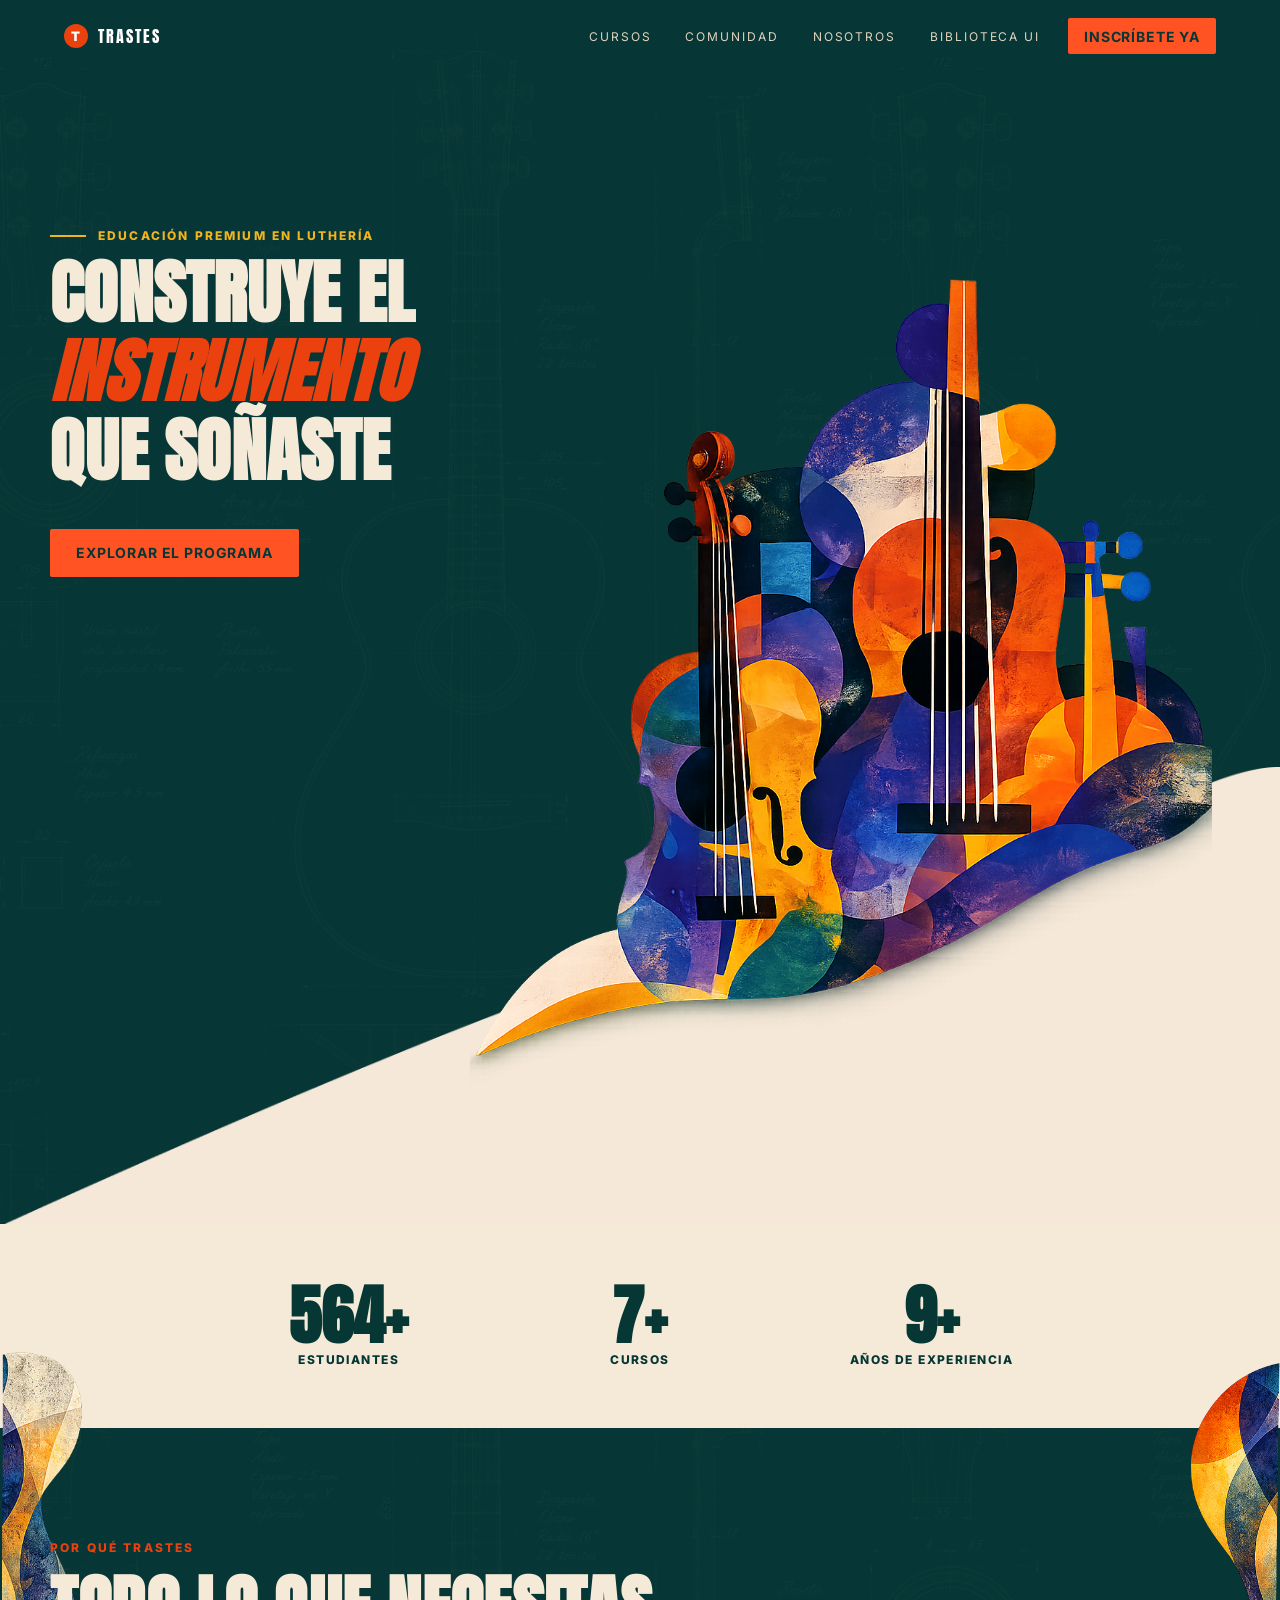
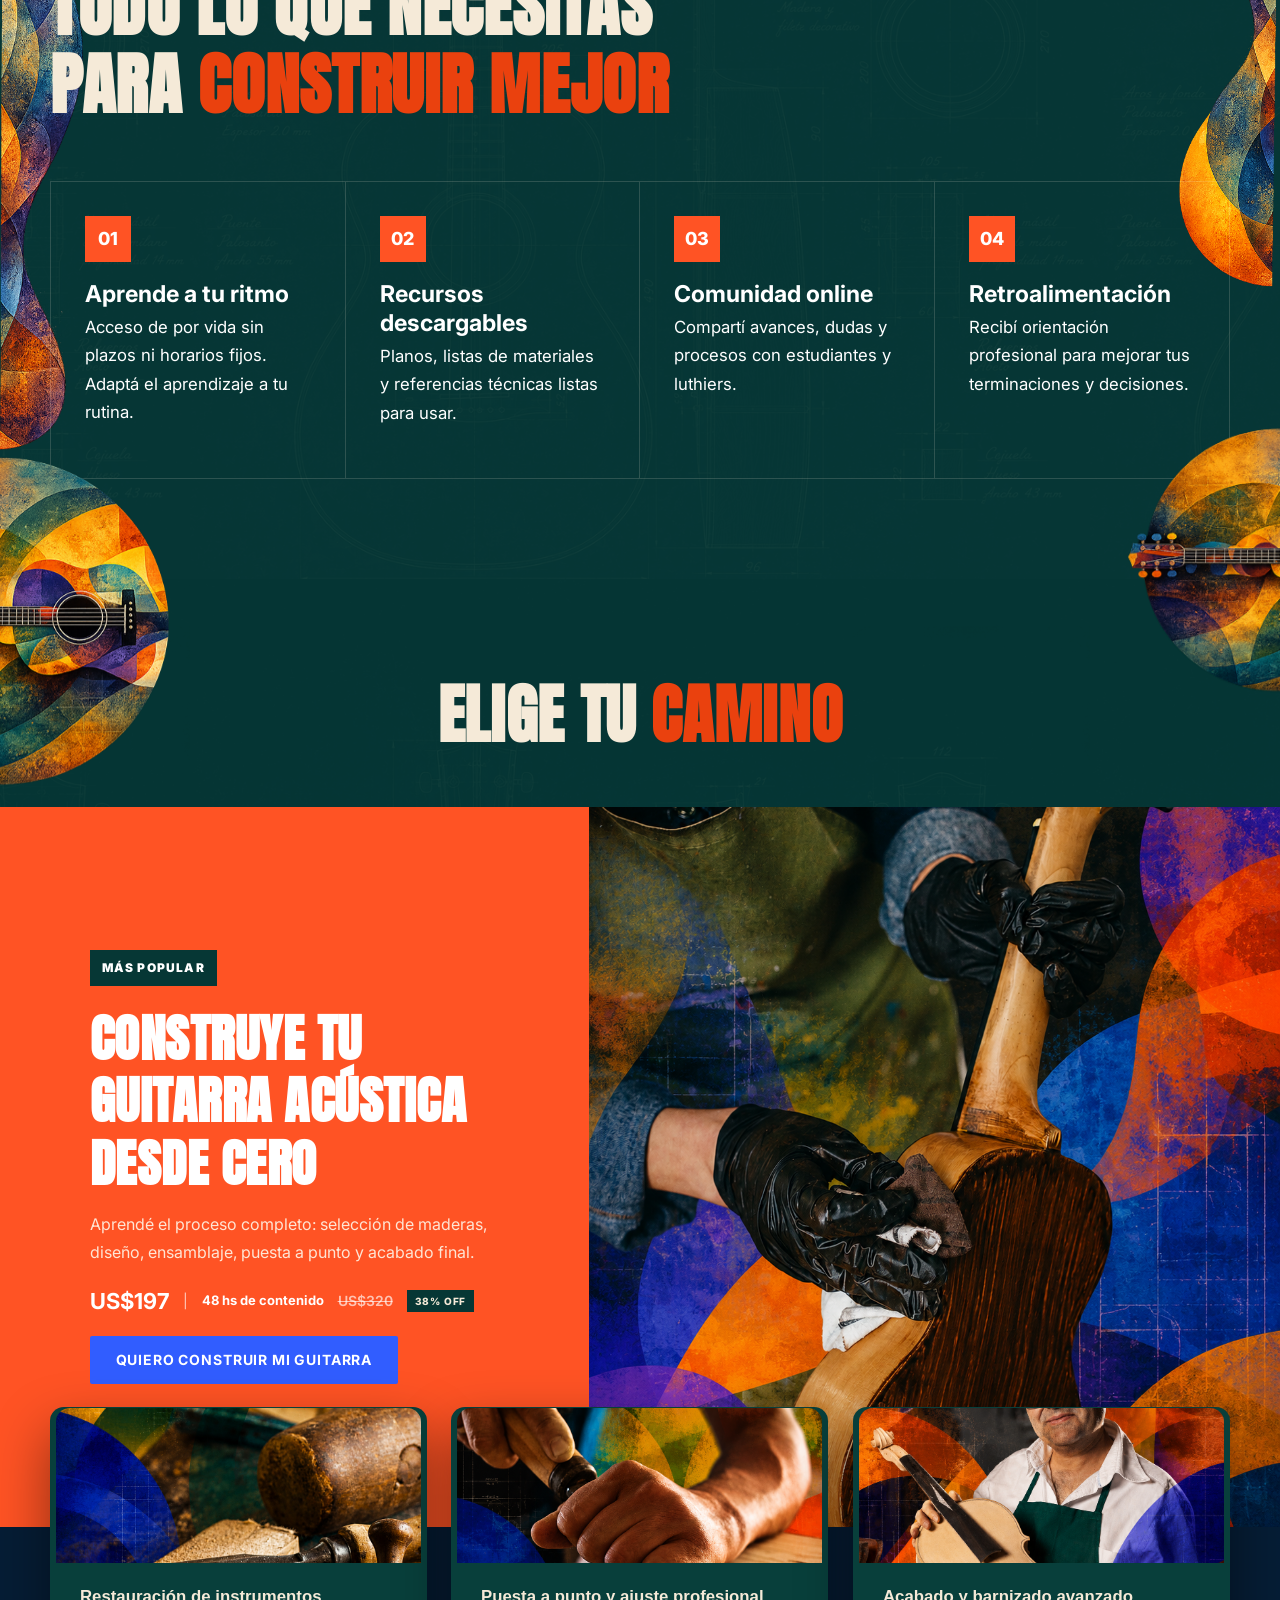
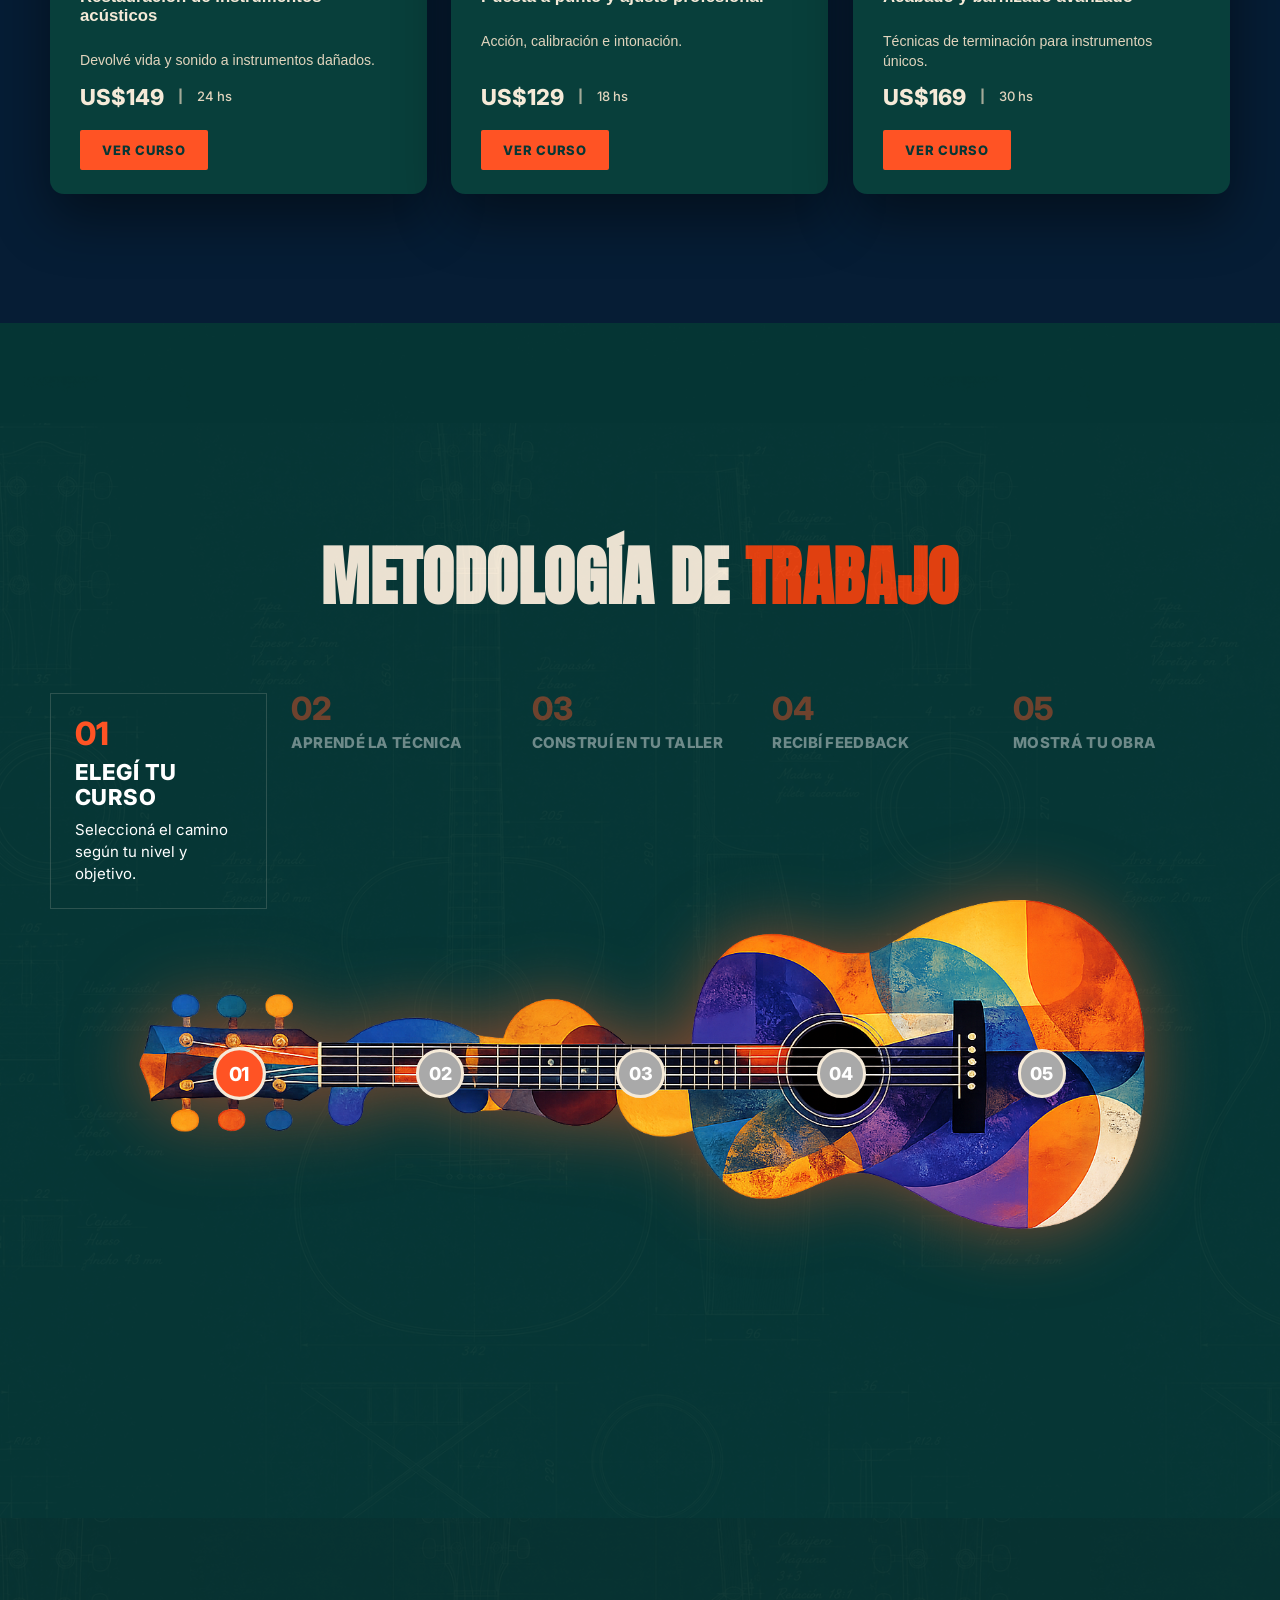
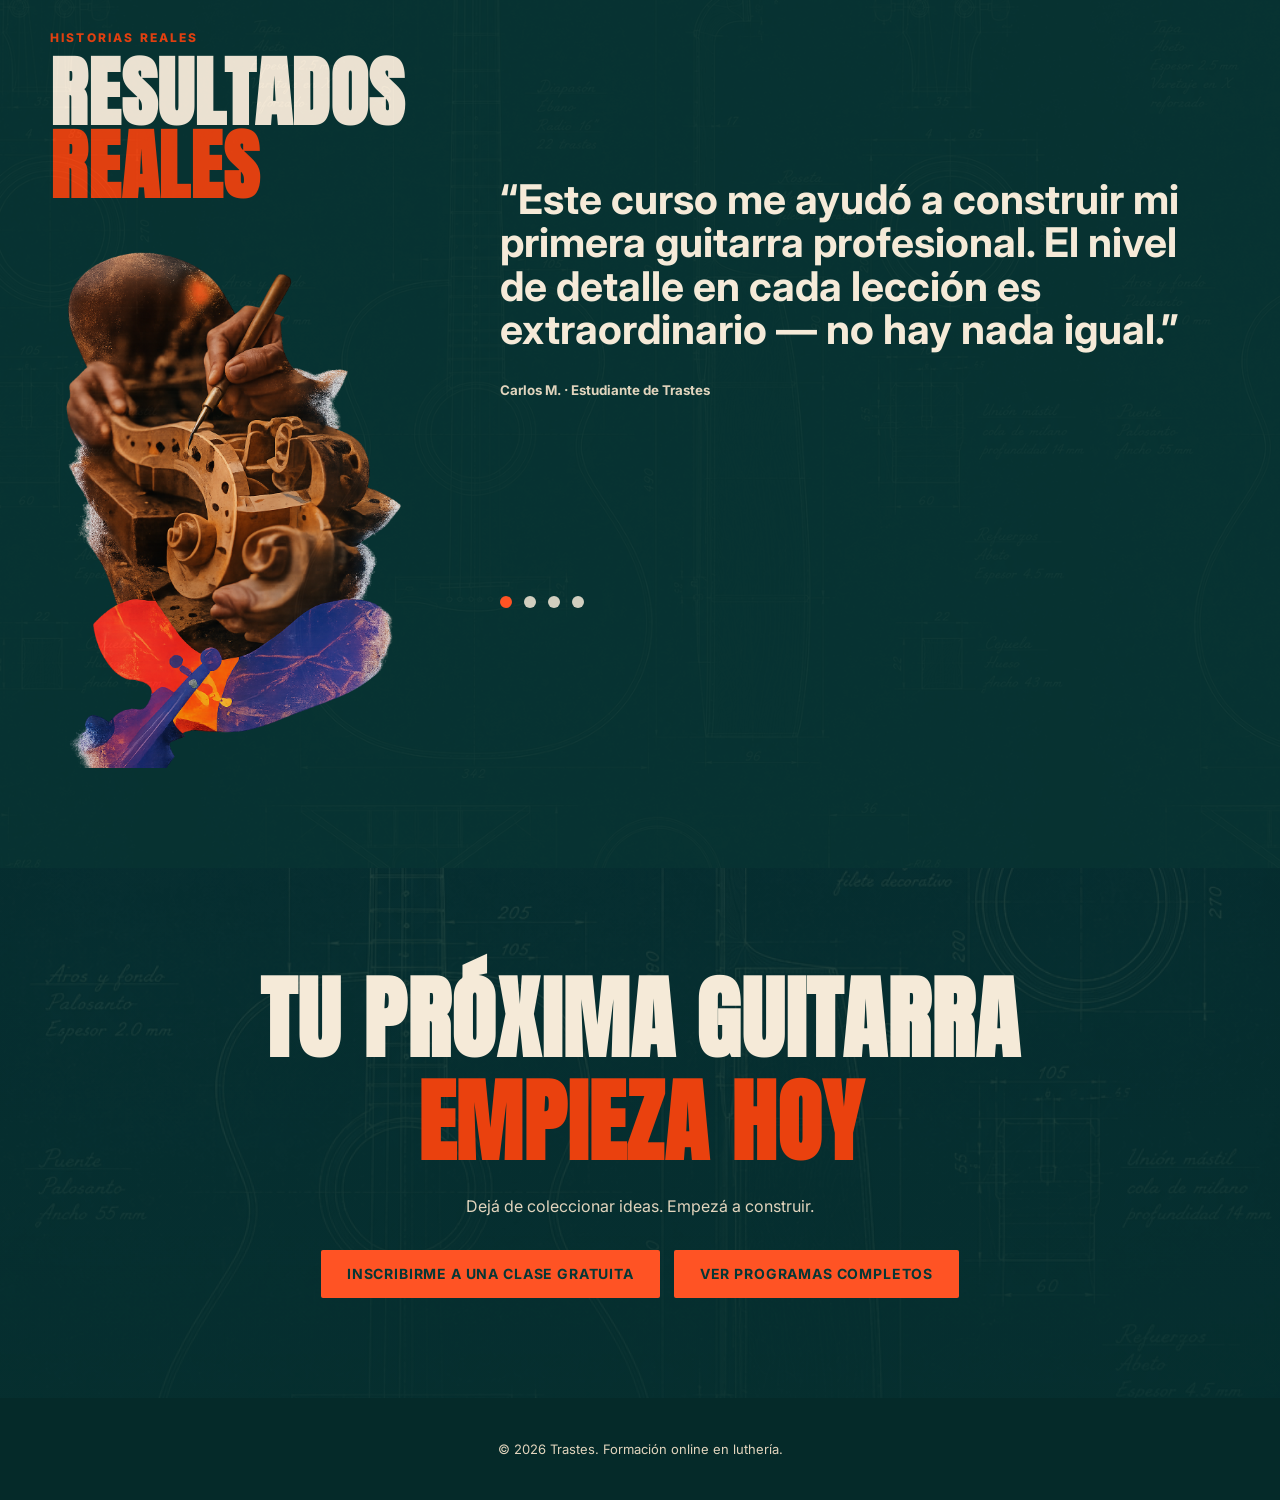
<file: index.html>
<!DOCTYPE html>
<html lang="es">
<head>
  <meta charset="UTF-8" />
  <meta name="viewport" content="width=device-width, initial-scale=1.0" />
  <title>Trastes | Construye el instrumento que soñaste</title>
  <meta name="description" content="Cursos online de luthería para construir, restaurar y ajustar instrumentos acústicos." />
  <link rel="preconnect" href="https://fonts.googleapis.com">
  <link rel="preconnect" href="https://fonts.gstatic.com" crossorigin>
  <link href="https://fonts.googleapis.com/css2?family=Anton&family=Barlow+Condensed:wght@600;700;800;900&family=Inter:wght@400;500;600;700;800&display=swap" rel="stylesheet">
  <link rel="stylesheet" href="css/style.css" />
</head>
<body>
  <header class="site-header" id="top">
    <a class="brand" href="#top" aria-label="Trastes inicio">
      <span class="brand-mark">T</span><span>TRASTES</span>
    </a>
    <button class="menu-toggle" aria-label="Abrir menú" aria-expanded="false">☰</button>
    <nav class="nav-links">
      <a href="#cursos">Cursos</a>
      <a href="#beneficios">Comunidad</a>
      <a href="#metodo">Nosotros</a>
      <a href="ui-library.html">Biblioteca UI</a>
    </nav>
    <a class="btn btn-small" href="detalle-curso/curso-guitarra-final.html">Inscríbete ya</a>
  </header>

  <main>
    <section class="hero section-dark">
      <div class="container hero-grid">
        <div class="hero-copy reveal">
          <p class="eyebrow"><span></span> Educación premium en luthería</p>
          <h1><span class="title-line">Construye el</span><em>instrumento</em><span class="title-line">que soñaste</span></h1>
          <div class="hero-actions">
            <a class="btn" href="#cursos">Explorar el programa</a>
            
          </div>
        </div>
        <div class="hero-art reveal delay-1">
          <img src="assets/hero/instrumentos-hero.png" alt="Ilustración de instrumentos acústicos" />
          
        </div>
      </div>
      <img class="cream-swoosh hero-vector" src="assets/decor/vector-hero-corto.png" alt="" aria-hidden="true" />
    </section>

    <section class="stats" aria-label="Resultados de Trastes">
      
      <div class="container stats-grid reveal">
        <article><strong data-count="850">0</strong><span>Estudiantes</span></article>
        <article><strong data-count="12">0</strong><span>Cursos</span></article>
        <article><strong data-count="15">0</strong><span>Años de experiencia</span></article>
       
      </div>
    </section>

    <section class="benefits section-dark" id="beneficios">
      <img class="decor side-left" src="assets/decor/forma-vertical-izq.png" alt="" aria-hidden="true">
      <img class="decor side-right" src="assets/decor/forma-vertical-der.png" alt="" aria-hidden="true">
      <div class="container">
        <p class="eyebrow orange">Por qué Trastes</p>
        <h2>Todo lo que necesitas<br>para <span>construir mejor</span></h2>
        <div class="benefit-grid">
          <article class="benefit-card reveal"><b>01</b><h3>Aprende a tu ritmo</h3><p>Acceso de por vida sin plazos ni horarios fijos. Adaptá el aprendizaje a tu rutina.</p></article>
          <article class="benefit-card reveal"><b>02</b><h3>Recursos descargables</h3><p>Planos, listas de materiales y referencias técnicas listas para usar.</p></article>
          <article class="benefit-card reveal"><b>03</b><h3>Comunidad online</h3><p>Compartí avances, dudas y procesos con estudiantes y luthiers.</p></article>
          <article class="benefit-card reveal"><b>04</b><h3>Retroalimentación</h3><p>Recibí orientación profesional para mejorar tus terminaciones y decisiones.</p></article>
        </div>
      </div>
    </section>

   <section class="courses section-dark" id="cursos">
    <img class="decor courses-circle courses-circle-left" src="assets/decor/circulo-guitarra-izq.png" alt="" aria-hidden="true">
<img class="decor courses-circle courses-circle-right" src="assets/decor/circulo-guitarra-der.png" alt="" aria-hidden="true">
  

  <div class="container">
    <h2 class="center-title">Elige tu <span>camino</span></h2>

    <div class="course-showcase" data-active-course="0">

      <article class="featured-course course-feature-panel active" data-course-panel="0">
        <div class="featured-copy">
          <p class="tag">Más popular</p>
          <h3>Construye tu guitarra acústica desde cero</h3>
          <p>Aprendé el proceso completo: selección de maderas, diseño, ensamblaje, puesta a punto y acabado final.</p>
          <div class="course-price-row course-price-promo">
            <strong>US$197</strong><span class="course-price-separator" aria-hidden="true">|</span><span class="course-duration">48 hs de contenido</span><s>US$320</s><span class="course-discount">38% OFF</span>
          </div>
          <a class="btn btn-dark" href="detalle-curso/curso-guitarra-final.html">Quiero construir mi guitarra</a>
        </div>
        <img src="assets/cards/luthier-violin.png" alt="Luthier trabajando con un instrumento">
      </article>

      <article class="featured-course course-feature-panel" data-course-panel="1">
        <div class="featured-copy">
          <p class="tag">Curso</p>
          <h3>Restauración de instrumentos acústicos</h3>
          <p>Devolvé vida y sonido a instrumentos dañados con procesos claros de reparación, diagnóstico y cuidado profesional.</p>
          <div class="course-price-row"><strong>US$149</strong><span class="course-price-separator" aria-hidden="true">|</span><span class="course-duration">24 hs</span></div>
          <a class="btn btn-dark" href="#cta">Explorar curso</a>
        </div>
        <img src="assets/cards/herramientas.png" alt="Herramientas de luthería">
      </article>

      <article class="featured-course course-feature-panel" data-course-panel="2">
        <div class="featured-copy">
          <p class="tag">Curso</p>
          <h3>Puesta a punto y ajuste profesional</h3>
          <p>Aprendé acción, calibración e intonación con criterio técnico para mejorar sonido, comodidad y respuesta.</p>
          <div class="course-price-row"><strong>US$129</strong><span class="course-price-separator" aria-hidden="true">|</span><span class="course-duration">18 hs</span></div>
          <a class="btn btn-dark" href="#cta">Explorar curso</a>
        </div>
        <img src="assets/cards/taller-manos.png" alt="Manos trabajando madera">
      </article>

      <article class="featured-course course-feature-panel" data-course-panel="3">
        <div class="featured-copy">
          <p class="tag">Curso</p>
          <h3>Acabado y barnizado avanzado</h3>
          <p>Técnicas de terminación, sellado y barnizado para lograr instrumentos únicos, resistentes y con identidad propia.</p>
          <div class="course-price-row"><strong>US$169</strong><span class="course-price-separator" aria-hidden="true">|</span><span class="course-duration">30 hs</span></div>
          <a class="btn btn-dark" href="detalle-curso/curso-guitarra-final.html">Explorar curso</a>
        </div>
        <img src="assets/cards/barnizado.png" alt="Barnizado de instrumento">
      </article>

      <div class="course-grid course-options">
        <button class="course-card course-option active" type="button" data-course="0">
          <img src="assets/cards/luthier-violin.png" alt="">
          <h3>Construye tu guitarra acústica desde cero</h3>
          <p>Curso principal</p>
          <div class="course-price-row course-price-promo">
            <strong>US$197</strong><span class="course-price-separator" aria-hidden="true">|</span><span class="course-duration">48 hs</span><s>US$320</s><span class="course-discount">38% OFF</span>
          </div>
          <span>Ver curso</span>
        </button>

        <button class="course-card course-option" type="button" data-course="1">
          <img src="assets/cards/herramientas.png" alt="">
          <h3>Restauración de instrumentos acústicos</h3>
          <p>Devolvé vida y sonido a instrumentos dañados.</p>
          <div class="course-price-row"><strong>US$149</strong><span class="course-price-separator" aria-hidden="true">|</span><span class="course-duration">24 hs</span></div>
          <span>Ver curso</span>
        </button>

        <button class="course-card course-option" type="button" data-course="2">
          <img src="assets/cards/taller-manos.png" alt="">
          <h3>Puesta a punto y ajuste profesional</h3>
          <p>Acción, calibración e intonación.</p>
          <div class="course-price-row"><strong>US$129</strong><span class="course-price-separator" aria-hidden="true">|</span><span class="course-duration">18 hs</span></div>
          <span>Ver curso</span>
        </button>

        <button class="course-card course-option" type="button" data-course="3">
          <img src="assets/cards/barnizado.png" alt="">
          <h3>Acabado y barnizado avanzado</h3>
          <p>Técnicas de terminación para instrumentos únicos.</p>
          <div class="course-price-row"><strong>US$169</strong><span class="course-price-separator" aria-hidden="true">|</span><span class="course-duration">30 hs</span></div>
          <span>Ver curso</span>
        </button>
      </div>
    </div>
  </div>
</section>

    <section class="process section-dark" id="metodo">
      <div class="container">
        
        <h2 class="center-title">Metodología de <span>trabajo</span></h2>
        <div class="process-map">
<img class="process-guitar process-guitar-horizontal reveal" src="assets/hero/guitarra-horizontal.png" alt="Guitarra intervenida con colores">
<div class="process-mobile-visual">
  <img class="process-guitar-mobile" src="assets/hero/guitarra-brillo.png" alt="Guitarra intervenida con colores">
  <button class="process-dot process-mobile-dot mobile-dot-01 active" data-process="01">01</button>
  <button class="process-dot process-mobile-dot mobile-dot-02" data-process="02">02</button>
  <button class="process-dot process-mobile-dot mobile-dot-03" data-process="03">03</button>
  <button class="process-dot process-mobile-dot mobile-dot-04" data-process="04">04</button>
  <button class="process-dot process-mobile-dot mobile-dot-05" data-process="05">05</button>
</div>
          <article class="process-step step-01 reveal delay-step-1"><b>01</b><h3>Elegí tu curso</h3><p>Seleccioná el camino según tu nivel y objetivo.</p></article>
          <article class="process-step step-02 reveal delay-step-2"><b>02</b><h3>Aprendé la técnica</h3><p>Clases claras, recursos y procesos paso a paso.</p></article>
          <article class="process-step step-03 reveal delay-step-3"><b>03</b><h3>Construí en tu taller</h3><p>Aplicá cada herramienta en tu propio instrumento.</p></article>
          <article class="process-step step-04 reveal delay-step-4"><b>04</b><h3>Recibí feedback</h3><p>Compartí avances y mejorá con acompañamiento.</p></article>
          <article class="process-step step-05 reveal delay-step-5"><b>05</b><h3>Mostrá tu obra</h3><p>Presentá el resultado final a la comunidad.</p></article>
          <button class="process-dot dot-01 active" data-process="01">01</button>
<button class="process-dot dot-02" data-process="02">02</button>
<button class="process-dot dot-03" data-process="03">03</button>
<button class="process-dot dot-04" data-process="04">04</button>
<button class="process-dot dot-05" data-process="05">05</button>
        </div>
      </div>
    </section>

<section class="testimonials section-dark">
  <div class="container testimonial-grid">
    <div class="testimonial-image reveal">
      <p class="eyebrow orange">Historias reales</p>
      <h2>Resultados <span>reales</span></h2>
      <img src="assets/cards/resultado-luthier.png" alt="Luthier trabajando una pieza de instrumento">
    </div>

    <div class="quote testimonial-carousel reveal delay-1">
      <article class="testimonial-slide active">
        <p>“Este curso me ayudó a construir mi primera guitarra profesional. El nivel de detalle en cada lección es extraordinario — no hay nada igual.”</p>
        <small>Carlos M. · Estudiante de Trastes</small>
      </article>

      <article class="testimonial-slide">
        <p>“Nunca pensé que podía construir un instrumento desde cero. Las clases son claras, ordenadas y muy fáciles de seguir.”</p>
        <small>Mariana G. · Estudiante de Trastes</small>
      </article>

      <article class="testimonial-slide">
        <p>“Lo mejor fue poder avanzar a mi ritmo y volver a ver cada proceso todas las veces que lo necesité.”</p>
        <small>Juan P. · Estudiante de Trastes</small>
      </article>

      <article class="testimonial-slide">
        <p>“La comunidad y las devoluciones me ayudaron muchísimo. Sentí acompañamiento real durante todo el proceso.”</p>
        <small>Sofía R. · Estudiante de Trastes</small>
      </article>
      <div class="testimonial-dots" aria-label="Controles de testimonios">
  <button class="testimonial-dot active" type="button" data-testimonial="0"></button>
  <button class="testimonial-dot" type="button" data-testimonial="1"></button>
  <button class="testimonial-dot" type="button" data-testimonial="2"></button>
  <button class="testimonial-dot" type="button" data-testimonial="3"></button>
</div>
    </div>
  </div>
</section>

    <section class="final-cta" id="cta">
      <div class="container cta-box reveal">
        <h2>Tu próxima guitarra <span>empieza hoy</span></h2>
        <p>Dejá de coleccionar ideas. Empezá a construir.</p>
        <div class="hero-actions center-actions">
          <a class="btn" href="detalle-curso/curso-guitarra-final.html">Inscribirme a una clase gratuita</a>
          <a class="btn btn-ghost" href="#cursos">Ver programas completos</a>
        </div>
      </div>
    </section>
  </main>

  <footer class="site-footer">
    <p>© 2026 Trastes. Formación online en luthería.</p>
  </footer>

  <script src="js/script.js"></script>
</body>
</html>
</file>
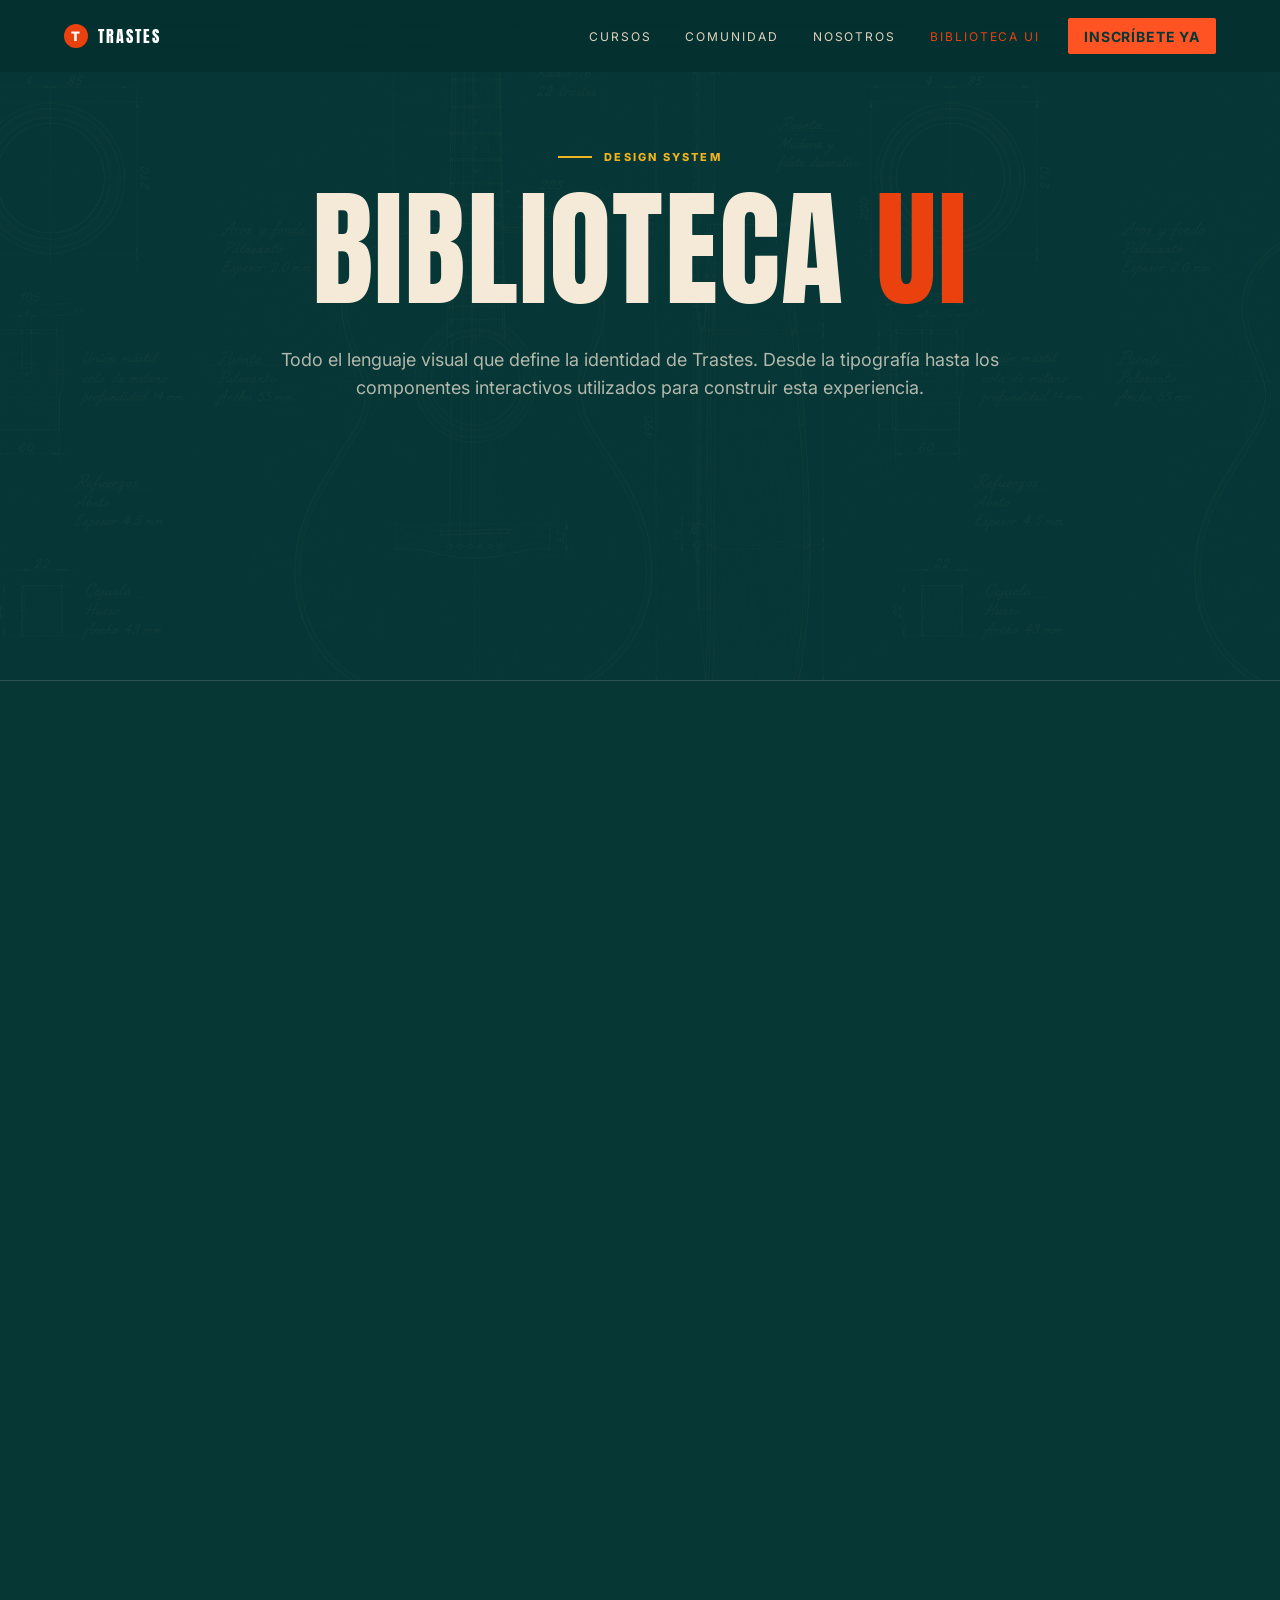
<file: ui-library.html>
<!DOCTYPE html>
<html lang="es">
<head>
  <meta charset="UTF-8" />
  <meta name="viewport" content="width=device-width, initial-scale=1.0" />
  <title>Biblioteca UI | Trastes</title>
  <meta name="description" content="El sistema visual, los componentes y los recursos que definen la experiencia Trastes." />
  <link rel="preconnect" href="https://fonts.googleapis.com">
  <link rel="preconnect" href="https://fonts.gstatic.com" crossorigin>
  <link href="https://fonts.googleapis.com/css2?family=Anton&family=Barlow+Condensed:wght@600;700;800;900&family=Inter:wght@400;500;600;700;800&display=swap" rel="stylesheet">
  <link rel="stylesheet" href="css/style.css" />
  <style>
    /* Estilos exclusivos de la documentación. No alteran las páginas existentes. */
    .ui-library-page{--ui-green:#083d39;--ui-orange:#ff4e17;--ui-cream:#f5ebdd;--ui-blue:#2d6dff;--ui-ink:#001817;background:var(--bg);color:var(--cream)}
    .ui-library-page *{box-sizing:border-box}
    .ui-library-page .site-header{background:rgba(5,47,46,.76);backdrop-filter:blur(12px)}
    .ui-library-page .nav-links a[aria-current="page"]{color:var(--orange)}
    .ui-library-page :where(a,button,[tabindex]):focus-visible{outline:3px solid var(--yellow);outline-offset:4px}
    .ui-section--cream :where(a,button,[tabindex]):focus-visible,.ui-skip-link:focus-visible{outline-color:var(--orange)}
    .ui-skip-link{position:fixed;left:18px;top:12px;z-index:1000;padding:12px 16px;background:var(--cream);color:var(--bg-2);font-weight:800;transform:translateY(-160%);transition:transform .2s ease}
    .ui-skip-link:focus{transform:translateY(0)}
    .ui-main{overflow:hidden}
    .ui-section{position:relative;padding:112px 0;border-top:1px solid var(--line);content-visibility:auto;contain-intrinsic-size:auto 800px}
    .ui-section.section-dark:before{z-index:0}
    .ui-section>.container{position:relative;z-index:2}
    .ui-section--cream{background:var(--cream);color:var(--bg-2)}
    .ui-section--orange{background:var(--orange);color:var(--ui-ink)}
    .ui-kicker{display:flex;align-items:center;gap:12px;margin:0 0 18px;color:var(--yellow);font-size:11px;font-weight:800;letter-spacing:.2em;text-transform:uppercase}
    .ui-kicker:before{content:"";width:34px;height:2px;background:currentColor}
    .ui-section--cream .ui-kicker{color:var(--orange)}
    .ui-heading{max-width:860px;margin:0;font-family:var(--font-display);font-size:clamp(48px,7vw,88px);font-weight:400;letter-spacing:.01em;line-height:.92;text-transform:uppercase}
    .ui-heading span{color:var(--orange)}
    .ui-section--orange .ui-kicker{color:var(--ui-ink)}
    .ui-section--orange .ui-heading span{color:var(--cream)}
    .ui-section--orange .ui-intro{color:var(--ui-ink)}
    .ui-intro{max-width:640px;margin:24px 0 52px;color:var(--cream-2);font-size:16px;line-height:1.75}
    .ui-section--cream .ui-intro{color:rgba(5,47,46,.72)}
    .ui-label{display:block;margin-bottom:12px;color:var(--yellow);font-size:10px;font-weight:800;letter-spacing:.18em;text-transform:uppercase}
    .ui-surface{border:1px solid var(--line);background:rgba(5,47,46,.76);box-shadow:0 18px 48px rgba(0,0,0,.14)}

    /* Hero */
    .ui-hero{position:relative;min-height:680px;padding:150px 0 110px;display:flex;align-items:center;overflow:hidden}
    .ui-hero-grid{position:relative;z-index:3;display:flex;align-items:center;justify-content:center;text-align:center}
    .ui-hero h1{margin:0;white-space:nowrap;font-family:var(--font-display);font-size:clamp(64px,10vw,150px);font-weight:400;line-height:.86;letter-spacing:.01em;text-transform:uppercase}
    .ui-hero h1 span{display:inline;color:var(--orange)}
    .ui-hero-copy{width:100%;max-width:1040px;margin-inline:auto}
    .ui-hero-copy .ui-kicker{justify-content:center}
    .ui-hero-copy .lead{width:100%!important;max-width:780px!important;margin:30px auto 0!important;font-size:18px;line-height:1.55;text-align:center!important}

    /* Colores */
    .ui-color-grid{display:grid;grid-template-columns:repeat(4,1fr);gap:18px}
    .ui-color-card{min-height:290px;padding:26px;display:flex;flex-direction:column;justify-content:flex-end;border-radius:20px;transition:transform .3s ease,box-shadow .3s ease}
    .ui-color-card:hover{transform:translateY(-6px);box-shadow:0 24px 50px rgba(0,0,0,.24)}
    .ui-color-card h3{margin:0 0 4px;font-family:var(--font-display);font-size:31px;font-weight:400;text-transform:uppercase}
    .ui-color-card code{font-family:var(--font-body);font-size:13px;font-weight:800}
    .ui-color-card p{margin:18px 0 0;font-size:12px;font-weight:700;line-height:1.55}
    .ui-color--green{background:#083d39;border:1px solid rgba(245,235,221,.2);color:#f5ebdd}
    .ui-color--orange{background:#ff4e17;color:var(--ui-ink)}
    .ui-color--cream{background:#f5ebdd;color:#052f2e}
    .ui-color--blue{background:linear-gradient(to top,rgba(0,24,23,.88),rgba(0,24,23,.08) 72%),#2d6dff;color:#fff}
    .ui-palette-combo{display:grid;grid-template-columns:1.5fr .7fr .8fr;grid-template-rows:120px 90px;margin-top:18px;border-radius:22px;overflow:hidden}
    .ui-palette-combo span:nth-child(1){grid-row:1/3;background:#083d39}.ui-palette-combo span:nth-child(2){background:#ff4e17}.ui-palette-combo span:nth-child(3){background:#f5ebdd}.ui-palette-combo span:nth-child(4){background:#2d6dff}.ui-palette-combo span:nth-child(5){background:#f0b51e}

    /* Tipografía */
    .ui-type-layout{display:grid;grid-template-columns:1.15fr .85fr;gap:18px}
    .ui-type-card{padding:42px;border-radius:22px}
    .ui-display-sample{margin:38px 0;font-family:var(--font-display);font-size:clamp(60px,8vw,116px);font-weight:400;line-height:.84;text-transform:uppercase}
    .ui-display-sample span{display:block;color:var(--orange)}
    .ui-type-meta{display:flex;flex-wrap:wrap;gap:10px;margin-top:auto}
    .ui-type-meta span{padding:8px 11px;border:1px solid var(--line);color:var(--cream-2);font-size:10px;font-weight:700;text-transform:uppercase}
    .ui-body-samples{display:grid;gap:24px;margin-top:34px}
    .ui-body-samples article{padding-bottom:22px;border-bottom:1px solid var(--line)}
    .ui-body-samples article:last-child{border:0;padding:0}
    .ui-body-samples small{color:var(--orange);font-weight:800;text-transform:uppercase}
    .ui-body-samples p{margin:8px 0 0;font-size:19px;line-height:1.55}
    .ui-weight-medium{font-weight:500}.ui-weight-bold{font-weight:700}

    /* Botones */
    .ui-button-grid{display:grid;grid-template-columns:repeat(3,1fr);gap:18px}
    .ui-button-demo{min-height:250px;padding:34px;display:flex;flex-direction:column;align-items:flex-start;justify-content:space-between;border-radius:20px}
    .ui-button-demo .btn{width:auto}
    .ui-btn-blue{background:#245be0}.ui-btn-blue:hover,.ui-btn-blue.is-hover{background:#174fe0;transform:translateY(-2px)}
    .ui-button-demo .is-hover{background:var(--orange-2);transform:translateY(-2px);box-shadow:0 12px 28px rgba(234,65,14,.3)}
    .ui-state-note{margin-top:20px;color:var(--cream-2);font-size:11px;font-weight:700;letter-spacing:.12em;text-transform:uppercase}

    /* Cards */
    .ui-card-grid{display:grid;grid-template-columns:repeat(2,1fr);gap:20px}
    .ui-card{position:relative;min-height:300px;padding:34px;border-radius:22px;overflow:hidden;transition:transform .3s ease,box-shadow .3s ease,border-color .3s ease}
    .ui-card:hover{transform:translateY(-5px);box-shadow:0 24px 52px rgba(0,0,0,.22)}
    .ui-card h3{margin:18px 0 12px;font-family:var(--font-display);font-size:34px;font-weight:400;line-height:1;text-transform:uppercase}
    .ui-card p{margin:0;color:var(--cream-2);font-size:14px;line-height:1.65}
    .ui-card-number{display:grid;place-items:center;width:38px;height:38px;background:var(--orange);color:#fff;font-weight:900}
    .ui-card-course{display:grid;grid-template-columns:.9fr 1.1fr;padding:0;background:var(--orange);color:#fff}
    .ui-card-course img{width:100%;height:100%;object-fit:cover}.ui-card-course>div{padding:34px}.ui-card-course p{color:#ffe5d4}
    .ui-card-tool{background:var(--cream);color:var(--bg-2)}.ui-card-tool p{color:rgba(5,47,46,.72)}
    .ui-card-method{background:var(--bg-3);border:1px solid var(--line)}
    .ui-card-expanded{grid-column:1/-1;display:grid;grid-template-columns:.72fr 1.28fr;padding:0;background:var(--bg-2);border:1px solid var(--line)}
    .ui-card-expanded img{width:100%;height:100%;min-height:330px;object-fit:cover}.ui-card-expanded>div{padding:44px}
    .ui-label--orange{color:var(--orange)}

    /* Iconos */
    .ui-icon-grid{display:grid;grid-template-columns:repeat(6,1fr);gap:14px}
    .ui-icon-card{padding:28px 18px;text-align:center;border-radius:18px}
    .ui-icon-card svg{width:34px;height:34px;margin:0 auto 18px;fill:none;stroke:var(--yellow);stroke-width:1.8;stroke-linecap:round;stroke-linejoin:round}
    .ui-icon-card strong{display:block;color:#fff;font-size:11px;letter-spacing:.1em;text-transform:uppercase}

    /* Grid, bordes y sombras */
    .ui-grid-demo{display:grid;grid-template-columns:repeat(12,1fr);gap:12px;padding:28px;border-radius:20px}
    .ui-grid-demo span{height:180px;background:rgba(45,109,255,.22);border:1px solid rgba(45,109,255,.62);color:var(--cream);display:grid;place-items:center;font-size:10px;font-weight:800}
    .ui-spec-row{display:grid;grid-template-columns:repeat(3,1fr);gap:18px;margin-top:18px}
    .ui-spec{padding:22px;border-left:3px solid var(--orange);background:rgba(5,47,46,.72)}
    .ui-spec strong{display:block;font-family:var(--font-display);font-size:30px;font-weight:400}.ui-spec span{font-size:11px;color:var(--cream-2);text-transform:uppercase}
    .ui-radius-grid,.ui-shadow-grid{display:grid;grid-template-columns:repeat(3,1fr);gap:18px}
    .ui-radius-card,.ui-shadow-card{min-height:200px;padding:28px;display:flex;flex-direction:column;justify-content:flex-end;background:var(--bg-3);border:1px solid var(--line)}
    .ui-radius-card:nth-child(1){border-radius:12px}.ui-radius-card:nth-child(2){border-radius:20px}.ui-radius-card:nth-child(3){border-radius:28px}
    .ui-shadow-grid{grid-template-columns:repeat(4,1fr)}
    .ui-shadow-card{border-radius:18px}.ui-shadow-card:nth-child(1){box-shadow:0 12px 26px rgba(0,0,0,.14)}.ui-shadow-card:nth-child(2){box-shadow:0 22px 44px rgba(0,0,0,.24);transform:translateY(-4px)}.ui-shadow-card:nth-child(3){box-shadow:0 30px 70px rgba(0,0,0,.36)}.ui-shadow-card:nth-child(4){box-shadow:0 15px 34px rgba(234,65,14,.3);border-color:rgba(234,65,14,.55)}

    /* Galerías */
    .ui-gallery{display:grid;grid-template-columns:repeat(12,1fr);gap:18px}
    .ui-gallery figure{position:relative;margin:0;min-height:300px;border-radius:22px;overflow:hidden;background:var(--bg-2);border:1px solid var(--line)}
    .ui-gallery figure:nth-child(1),.ui-gallery figure:nth-child(4){grid-column:span 7}.ui-gallery figure:nth-child(2),.ui-gallery figure:nth-child(3){grid-column:span 5}
    .ui-gallery img{width:100%;height:100%;min-height:300px;object-fit:contain;padding:20px;transition:transform .5s cubic-bezier(.22,1,.36,1)}
    .ui-gallery figure:hover img{transform:scale(1.035)}
    .ui-gallery figcaption{position:absolute;left:18px;bottom:18px;padding:9px 12px;background:rgba(5,47,46,.88);color:#fff;font-size:10px;font-weight:800;letter-spacing:.12em;text-transform:uppercase}
    .ui-texture-grid{display:grid;grid-template-columns:repeat(3,1fr);gap:18px}
    .ui-texture-card{position:relative;min-height:300px;padding:28px;border-radius:22px;overflow:hidden;background-color:var(--bg-2);border:1px solid var(--line);display:flex;align-items:flex-end}
    .ui-texture-card:nth-child(1){background-image:url('assets/textures/plano-guitarra.png');background-size:650px}.ui-texture-card img{position:absolute;inset:0;width:100%;height:100%;object-fit:cover;opacity:.8}.ui-texture-card strong{position:relative;z-index:2;padding:9px 12px;background:rgba(5,47,46,.9);font-size:11px;text-transform:uppercase}

    /* Interacciones */
    .ui-interactive-grid{display:grid;grid-template-columns:1fr 1fr;gap:20px}
    .ui-demo-panel{padding:30px;border-radius:22px}
    .ui-demo-panel>h3{margin:0 0 24px;font-family:var(--font-display);font-size:31px;font-weight:400;text-transform:uppercase}
    .ui-accordion-item{border-top:1px solid var(--line)}.ui-accordion-item:last-child{border-bottom:1px solid var(--line)}
    .ui-accordion-trigger{width:100%;padding:18px 0;display:flex;justify-content:space-between;border:0;background:none;color:var(--cream);font:700 14px var(--font-body);text-align:left;cursor:pointer}
    .ui-accordion-trigger span{color:var(--orange);font-size:20px}.ui-accordion-content{display:grid;grid-template-rows:0fr;transition:grid-template-rows .35s ease}.ui-accordion-content>div{overflow:hidden}.ui-accordion-content p{margin:0;padding:0 0 18px;color:var(--cream-2);font-size:13px;line-height:1.6}.ui-accordion-item.is-open .ui-accordion-content{grid-template-rows:1fr}
    .ui-hotspot-stage{position:relative;min-height:260px;border-radius:18px;background:linear-gradient(135deg,#0d4a46,#052f2e);overflow:hidden}.ui-hotspot-stage:before,.ui-hotspot-stage:after{content:"";position:absolute;background:rgba(245,234,216,.12)}.ui-hotspot-stage:before{width:70%;height:3px;left:15%;top:50%;transform:rotate(-18deg)}.ui-hotspot-stage:after{width:3px;height:70%;left:50%;top:15%;transform:rotate(24deg)}
    .ui-hotspot{position:absolute;width:34px;height:34px;border:0;border-radius:50%;background:var(--yellow);color:var(--bg-2);font-weight:900;cursor:pointer;box-shadow:0 0 0 8px rgba(240,181,30,.14);transition:transform .2s ease}.ui-hotspot:hover,.ui-hotspot.is-active{transform:scale(1.12)}.ui-hotspot:nth-of-type(1){left:20%;top:25%}.ui-hotspot:nth-of-type(2){left:55%;top:44%}.ui-hotspot:nth-of-type(3){right:16%;bottom:18%}
    .ui-hotspot-output{position:absolute;left:18px;right:18px;bottom:16px;padding:12px 14px;background:rgba(5,47,46,.92);font-size:12px}
    .ui-expand-list{display:grid;gap:10px}.ui-expand-card{width:100%;padding:18px;border:1px solid var(--line);background:var(--bg-3);color:var(--cream);font-family:var(--font-body);text-align:left;cursor:pointer;transition:.3s ease}.ui-expand-card strong{display:block}.ui-expand-card>span{display:block;max-height:0;margin:0;overflow:hidden;color:var(--cream-2);font-size:13px;line-height:1.6;transition:max-height .35s ease,margin .35s ease}.ui-expand-card.is-open{border-color:var(--orange);transform:translateY(-2px)}.ui-expand-card.is-open>span{max-height:90px;margin-top:10px}
    .ui-tabs{display:flex;gap:8px;margin-bottom:18px}.ui-tab{padding:10px 14px;border:1px solid var(--line);background:transparent;color:var(--cream);font-weight:800;cursor:pointer}.ui-tab.is-active{background:var(--orange);border-color:var(--orange)}.ui-tab-panel{display:none;min-height:120px;padding:20px;background:var(--bg-3);color:var(--cream-2);font-size:14px;line-height:1.6}.ui-tab-panel.is-active{display:block;animation:uiFade .35s ease}
    @keyframes uiFade{from{opacity:0;transform:translateY(8px)}to{opacity:1;transform:none}}

    /* Responsive */
    .ui-responsive-flow{display:grid;grid-template-columns:1fr auto 1fr auto 1fr;align-items:end;gap:22px}
    .ui-device{padding:24px;background:rgba(5,47,46,.96);color:#fff;border:1px solid rgba(255,255,255,.25);border-radius:18px;text-align:center;box-shadow:0 18px 40px rgba(0,0,0,.15)}.ui-device-frame{margin:0 auto 18px;border:2px solid var(--cream);border-radius:8px;display:grid;place-items:center;color:var(--orange);font-weight:900}.ui-device--desktop .ui-device-frame{width:100%;height:150px}.ui-device--tablet .ui-device-frame{width:72%;height:135px}.ui-device--mobile .ui-device-frame{width:43%;height:120px}.ui-flow-arrow{padding-bottom:85px;color:var(--ui-ink);font-size:28px}

    /* Textos secundarios y numeraciones sobre superficies verdes */
    .ui-section.section-dark .ui-kicker,
    .ui-section.section-dark .ui-intro,
    .ui-hero.section-dark .lead,
    .ui-surface :where(p,.ui-state-note,.ui-tab-panel,.ui-hotspot-output,.ui-expand-card>span,.ui-accordion-content p),
    .ui-card-method p,
    .ui-card-expanded p,
    .ui-spec span,
    .ui-grid-demo span,
    .ui-color--green p{color:#fff}

    @media (max-width:980px){
      .ui-hero{min-height:620px;padding:130px 0 90px}
      .ui-color-grid,.ui-button-grid{grid-template-columns:repeat(2,1fr)}.ui-type-layout,.ui-interactive-grid,.ui-card-grid{grid-template-columns:1fr}.ui-card-expanded{grid-column:auto}.ui-icon-grid{grid-template-columns:repeat(3,1fr)}.ui-shadow-grid{grid-template-columns:repeat(2,1fr)}
    }
    @media (max-width:768px){
      .ui-section{padding:78px 0}.ui-heading{font-size:clamp(44px,13vw,66px)}.ui-intro{margin-bottom:36px;font-size:15px}
      .ui-hero{min-height:560px;padding:120px 0 84px}.ui-hero h1{font-size:clamp(44px,12vw,72px)}.ui-hero-copy .lead{font-size:16px}
      .ui-button-grid,.ui-radius-grid,.ui-texture-grid{grid-template-columns:1fr}.ui-card-grid{grid-template-columns:1fr}.ui-card-course,.ui-card-expanded{grid-column:auto;grid-template-columns:1fr}.ui-card-course img,.ui-card-expanded img{height:260px;min-height:0}.ui-card-expanded>div{padding:34px}
      .ui-gallery figure,.ui-gallery figure:nth-child(n){grid-column:span 12}.ui-grid-demo{gap:5px;padding:16px}.ui-grid-demo span{height:120px;font-size:8px}.ui-spec-row{grid-template-columns:1fr}.ui-responsive-flow{grid-template-columns:1fr;align-items:center}.ui-flow-arrow{padding:0;text-align:center;transform:rotate(90deg)}
    }
    @media (max-width:520px){
      .ui-color-grid,.ui-icon-grid,.ui-shadow-grid{grid-template-columns:1fr}.ui-color-card{min-height:240px}.ui-type-card{padding:28px}.ui-display-sample{font-size:58px}.ui-button-demo{min-height:210px}.ui-grid-demo{grid-template-columns:repeat(6,1fr)}.ui-grid-demo span{height:70px}.ui-palette-combo{grid-template-columns:1fr 1fr;grid-template-rows:100px 80px 80px}.ui-palette-combo span:first-child{grid-row:auto;grid-column:1/-1}.ui-icon-card{padding:24px}.ui-gallery img{min-height:250px}.ui-hotspot-stage{min-height:240px}
    }
    @media (prefers-reduced-motion:reduce){.ui-library-page *, .ui-library-page *:before, .ui-library-page *:after{scroll-behavior:auto!important;transition:none!important;animation:none!important}}
  </style>
</head>
<body class="ui-library-page">
  <a class="ui-skip-link" href="#main-content">Saltar al contenido</a>
  <header class="site-header" id="top">
    <a class="brand" href="index.html" aria-label="Trastes inicio"><span class="brand-mark">T</span><span>TRASTES</span></a>
    <button class="menu-toggle" type="button" aria-label="Abrir menú" aria-expanded="false">☰</button>
    <nav class="nav-links" aria-label="Navegación principal">
      <a href="index.html#cursos">Cursos</a>
      <a href="index.html#beneficios">Comunidad</a>
      <a href="index.html#metodo">Nosotros</a>
      <a href="ui-library.html" aria-current="page">Biblioteca UI</a>
    </nav>
    <a class="btn btn-small" href="detalle-curso/curso-guitarra-final.html">Inscríbete ya</a>
  </header>

  <main class="ui-main" id="main-content" tabindex="-1">
    <section class="ui-hero section-dark" aria-labelledby="ui-title">
      <div class="container ui-hero-grid">
        <div class="ui-hero-copy reveal">
          <p class="ui-kicker">Design system</p>
          <h1 id="ui-title">Biblioteca <span>UI</span></h1>
          <p class="lead">Todo el lenguaje visual que define la identidad de Trastes. Desde la tipografía hasta los componentes interactivos utilizados para construir esta experiencia.</p>
        </div>
      </div>
    </section>

    <section class="ui-section section-dark" id="colores">
      <div class="container">
        <p class="ui-kicker">01 · Fundamentos</p><h2 class="ui-heading">Paleta de <span>colores</span></h2>
        <p class="ui-intro">Una paleta de alto contraste inspirada en el taller: profundidad, materia, energía y precisión.</p>
        <div class="ui-color-grid reveal">
          <article class="ui-color-card ui-color--green"><h3>Verde principal</h3><code>#083D39</code><p>Fondos · Navbar · Cards</p></article>
          <article class="ui-color-card ui-color--orange"><h3>Naranja</h3><code>#FF4E17</code><p>CTAs · Hover · Highlights</p></article>
          <article class="ui-color-card ui-color--cream"><h3>Crema</h3><code>#F5EBDD</code><p>Títulos · Fondos claros</p></article>
          <article class="ui-color-card ui-color--blue"><h3>Azul</h3><code>#2D6DFF</code><p>Botones secundarios · Acentos</p></article>
        </div>
        <div class="ui-palette-combo reveal" aria-label="Composición de la paleta de Trastes"><span></span><span></span><span></span><span></span><span></span></div>
      </div>
    </section>

    <section class="ui-section ui-section--cream" id="tipografia">
      <div class="container">
        <p class="ui-kicker">02 · Fundamentos</p><h2 class="ui-heading">Sistema <span>tipográfico</span></h2>
        <p class="ui-intro">Una voz display contundente se combina con una tipografía de lectura neutral y precisa.</p>
        <div class="ui-type-layout">
          <article class="ui-type-card ui-surface reveal"><span class="ui-label">Display · Anton</span><div class="ui-display-sample">Metodología <span>de trabajo</span></div><div class="ui-type-meta"><span>Títulos</span></div></article>
          <article class="ui-type-card ui-surface reveal delay-1"><span class="ui-label">Body font · Inter</span><div class="ui-body-samples"><article><small>Regular · 400</small><p>La precisión nace de comprender cada etapa del proceso.</p></article><article><small>Medium · 500</small><p class="ui-weight-medium">Materiales honestos, herramientas reales y práctica constante.</p></article><article><small>Bold · 700</small><p class="ui-weight-bold">Construí el instrumento que soñaste.</p></article></div></article>
        </div>
      </div>
    </section>

    <section class="ui-section section-dark" id="botones">
      <div class="container">
        <p class="ui-kicker">03 · Componentes</p><h2 class="ui-heading">Botones y <span>acciones</span></h2>
        <p class="ui-intro">Acciones claras, contrastadas y con una respuesta breve que confirma la interacción.</p>
        <div class="ui-button-grid">
          <article class="ui-button-demo ui-surface reveal"><span class="ui-label">Primary button</span><a class="btn" href="#botones">Inscribirme</a><span class="ui-state-note">Default · Hover elevación</span></article>
          <article class="ui-button-demo ui-surface reveal delay-1"><span class="ui-label">Secondary button</span><a class="btn ui-btn-blue" href="#botones">Ver temario</a><span class="ui-state-note">Acento azul</span></article>
          <article class="ui-button-demo ui-surface reveal delay-2"><span class="ui-label">Ghost button</span><a class="btn btn-ghost" href="index.html">← Volver</a><span class="ui-state-note">Borde de bajo contraste</span></article>
          <article class="ui-button-demo ui-surface reveal"><span class="ui-label">Hover preview</span><button class="btn is-hover" type="button">Inscribirme</button><span class="ui-state-note">Estado demostrado</span></article>
          <article class="ui-button-demo ui-surface reveal delay-1"><span class="ui-label">Secondary hover</span><button class="btn ui-btn-blue is-hover" type="button">Ver temario</button><span class="ui-state-note">Elevación + color</span></article>
          <article class="ui-button-demo ui-surface reveal delay-2"><span class="ui-label">Compact action</span><button class="btn btn-small" type="button">Explorar curso</button><span class="ui-state-note">Navegación y cards</span></article>
        </div>
      </div>
    </section>

    <section class="ui-section section-dark" id="cards">
      <div class="container">
        <p class="ui-kicker">04 · Componentes</p><h2 class="ui-heading">Sistema de <span>cards</span></h2>
        <p class="ui-intro">Contenedores reales del proyecto adaptados a distintas jerarquías y densidades de información.</p>
        <div class="ui-card-grid">
          <article class="ui-card ui-card-course reveal"><img src="assets/cards/luthier-violin.png" width="1023" height="1537" alt="Luthier trabajando" loading="lazy" decoding="async"><div><span class="tag">Curso</span><h3>Construye tu guitarra</h3><p>Proceso completo, recursos y acompañamiento profesional.</p></div></article>
          <article class="ui-card ui-card-method reveal delay-1"><span class="ui-card-number">01</span><h3>Card beneficio</h3><p>Una ventaja concreta presentada con número, título y una descripción breve.</p></article>
          <article class="ui-card ui-card-method reveal"><span class="ui-label">Metodología</span><b class="ui-card-number">03</b><h3>Construí en tu taller</h3><p>Aplicá cada herramienta en tu propio instrumento.</p></article>
          <article class="ui-card ui-card-tool reveal delay-1"><span class="ui-label ui-label--orange">Herramienta</span><h3>Prensa de luthier</h3><p>Sujeción precisa para encolados y armado estructural.</p></article>
          <article class="ui-card ui-card-expanded reveal"><img src="assets/cards/card-04.png" width="993" height="1536" alt="Proceso de barniz y acabado" loading="lazy" decoding="async"><div><span class="ui-label">Card expandida · 04</span><h3>Barniz y acabado</h3><p>Preparación de superficie, sellado, capas de terminación y pulido final para proteger el instrumento y revelar el carácter de la madera.</p></div></article>
        </div>
      </div>
    </section>

    <section class="ui-section ui-section--cream" id="iconografia">
      <div class="container">
        <p class="ui-kicker">05 · Recursos</p><h2 class="ui-heading">Iconografía <span>funcional</span></h2>
        <p class="ui-intro">Trazos simples, legibles y consistentes que acompañan la información sin competir con ella.</p>
        <div class="ui-icon-grid">
          <article class="ui-icon-card ui-surface"><svg viewBox="0 0 24 24"><circle cx="12" cy="12" r="9"/><path d="M12 7v5l3 2"/></svg><strong>Tiempo</strong></article>
          <article class="ui-icon-card ui-surface"><svg viewBox="0 0 24 24"><path d="M6 3h12v12H6zM9 15v6l3-2 3 2v-6"/><path d="m9 9 2 2 4-4"/></svg><strong>Certificado</strong></article>
          <article class="ui-icon-card ui-surface"><svg viewBox="0 0 24 24"><circle cx="8" cy="8" r="3"/><circle cx="17" cy="9" r="2.5"/><path d="M3 19c0-3 2-5 5-5s5 2 5 5M14 15c3-1 6 1 6 4"/></svg><strong>Comunidad</strong></article>
          <article class="ui-icon-card ui-surface"><svg viewBox="0 0 24 24"><path d="M12 3v12m0 0 4-4m-4 4-4-4M5 20h14"/></svg><strong>Descarga</strong></article>
          <article class="ui-icon-card ui-surface"><svg viewBox="0 0 24 24"><circle cx="12" cy="8" r="4"/><path d="M4 21c0-4 3-7 8-7s8 3 8 7"/></svg><strong>Usuario</strong></article>
          <article class="ui-icon-card ui-surface"><svg viewBox="0 0 24 24"><path d="M4 5h16v14H4zM8 9h8M8 13h5"/></svg><strong>Curso</strong></article>
        </div>
      </div>
    </section>

    <section class="ui-section section-dark" id="grid">
      <div class="container">
        <p class="ui-kicker">06 · Layout</p><h2 class="ui-heading">Grid de <span>12 columnas</span></h2>
        <p class="ui-intro">Una estructura flexible mantiene la alineación del contenido y permite composiciones editoriales amplias.</p>
        <div class="ui-grid-demo ui-surface" aria-label="Esquema de doce columnas"><span>01</span><span>02</span><span>03</span><span>04</span><span>05</span><span>06</span><span>07</span><span>08</span><span>09</span><span>10</span><span>11</span><span>12</span></div>
        <div class="ui-spec-row"><div class="ui-spec"><strong>12</strong><span>Columnas</span></div><div class="ui-spec"><strong>18–24 px</strong><span>Gutters</span></div><div class="ui-spec"><strong>1180 px</strong><span>Max width</span></div></div>
      </div>
    </section>

    <section class="ui-section ui-section--cream" id="bordes">
      <div class="container">
        <p class="ui-kicker">07 · Superficies</p><h2 class="ui-heading">Radios y <span>bordes</span></h2><p class="ui-intro">Radios progresivos suavizan el lenguaje técnico sin perder precisión.</p>
        <div class="ui-radius-grid"><article class="ui-radius-card"><span class="ui-label">Radio compacto</span><strong>12 px</strong></article><article class="ui-radius-card"><span class="ui-label">Card estándar</span><strong>20 px</strong></article><article class="ui-radius-card"><span class="ui-label">Bloque editorial</span><strong>28 px</strong></article></div>
      </div>
    </section>

    <section class="ui-section section-dark" id="sombras">
      <div class="container">
        <p class="ui-kicker">08 · Superficies</p><h2 class="ui-heading">Sistema de <span>sombras</span></h2><p class="ui-intro">Profundidad controlada para separar niveles, enfatizar estados y sostener el contraste.</p>
        <div class="ui-shadow-grid"><article class="ui-shadow-card"><span class="ui-label">Card</span><strong>Elevación suave</strong></article><article class="ui-shadow-card"><span class="ui-label">Hover</span><strong>Respuesta activa</strong></article><article class="ui-shadow-card"><span class="ui-label">Modal</span><strong>Máxima profundidad</strong></article><article class="ui-shadow-card"><span class="ui-label">Botón</span><strong>Acento naranja</strong></article></div>
      </div>
    </section>

    <section class="ui-section section-dark" id="ilustraciones">
      <div class="container">
        <p class="ui-kicker">09 · Lenguaje editorial</p><h2 class="ui-heading">Ilustraciones <span>expresivas</span></h2><p class="ui-intro">Recursos originales que conectan oficio, experimentación y una estética artesanal contemporánea.</p>
        <div class="ui-gallery">
          <figure><img src="assets/hero/instrumentos-hero.png" width="1024" height="1536" alt="Ilustración del hero" loading="lazy" decoding="async"><figcaption>Hero</figcaption></figure>
          <figure><img src="assets/hero/guitarra-brillo.png" width="1024" height="1536" alt="Kit de guitarra" loading="lazy" decoding="async"><figcaption>Kit guitarra</figcaption></figure>
          <figure><img src="assets/cards/herramientas.png" width="1023" height="1537" alt="Herramientas de lutería" loading="lazy" decoding="async"><figcaption>Herramientas</figcaption></figure>
          <figure><img src="assets/hero/foto-hero-detalle.png" width="1536" height="1024" alt="Luthier con guitarra" loading="lazy" decoding="async"><figcaption>Luthier</figcaption></figure>
        </div>
      </div>
    </section>

    <section class="ui-section section-dark" id="texturas">
      <div class="container">
        <p class="ui-kicker">10 · Lenguaje editorial</p><h2 class="ui-heading">Texturas y <span>recursos</span></h2><p class="ui-intro">Capas gráficas que aportan materia, recorrido y profundidad a las composiciones.</p>
        <div class="ui-texture-grid"><article class="ui-texture-card"><strong>Textura de plano técnico</strong></article><article class="ui-texture-card"><img src="assets/decor/guitarra-circular.png" width="1536" height="1024" alt="Forma orgánica decorativa circular" loading="lazy" decoding="async"><strong>Formas orgánicas decorativas</strong></article><article class="ui-texture-card"><img src="assets/decor/onda-color.png" width="1536" height="1024" alt="Forma orgánica decorativa de color" loading="lazy" decoding="async"><strong>Formas orgánicas decorativas</strong></article></div>
      </div>
    </section>

    <section class="ui-section section-dark" id="interactivos">
      <div class="container">
        <p class="ui-kicker">11 · Comportamiento</p><h2 class="ui-heading">Componentes <span>interactivos</span></h2><p class="ui-intro">Patrones reales, simples y enfocados. Todos los ejemplos funcionan sin utilizar imágenes.</p>
        <div class="ui-interactive-grid">
          <article class="ui-demo-panel ui-surface"><h3>Accordion</h3><div class="ui-accordion" data-ui-accordion><div class="ui-accordion-item is-open"><button class="ui-accordion-trigger" type="button" aria-expanded="true">01 · Selección de materiales <span>+</span></button><div class="ui-accordion-content"><div><p>Maderas, espesores y criterios para comenzar el proyecto.</p></div></div></div><div class="ui-accordion-item"><button class="ui-accordion-trigger" type="button" aria-expanded="false">02 · Construcción <span>+</span></button><div class="ui-accordion-content"><div><p>Procesos estructurales organizados paso a paso.</p></div></div></div><div class="ui-accordion-item"><button class="ui-accordion-trigger" type="button" aria-expanded="false">03 · Acabado <span>+</span></button><div class="ui-accordion-content"><div><p>Protección, pulido y terminación final del instrumento.</p></div></div></div></div></article>
          <article class="ui-demo-panel ui-surface"><h3>Hotspots</h3><div class="ui-hotspot-stage" data-ui-hotspots><button class="ui-hotspot is-active" type="button" data-label="Punto 01 · Precisión" aria-label="Mostrar precisión" aria-pressed="true">1</button><button class="ui-hotspot" type="button" data-label="Punto 02 · Ensamble" aria-label="Mostrar ensamble" aria-pressed="false">2</button><button class="ui-hotspot" type="button" data-label="Punto 03 · Acabado" aria-label="Mostrar acabado" aria-pressed="false">3</button><div class="ui-hotspot-output" aria-live="polite">Punto 01 · Precisión</div></div></article>
          <article class="ui-demo-panel ui-surface"><h3>Cards expandibles</h3><div class="ui-expand-list" data-ui-expand><button class="ui-expand-card is-open" type="button" aria-expanded="true"><strong>01 · Diagnóstico</strong><span>Identificar el estado actual antes de intervenir.</span></button><button class="ui-expand-card" type="button" aria-expanded="false"><strong>02 · Proceso</strong><span>Elegir herramientas y ordenar las operaciones.</span></button><button class="ui-expand-card" type="button" aria-expanded="false"><strong>03 · Resultado</strong><span>Comprobar terminación, estabilidad y sonido.</span></button></div></article>
          <article class="ui-demo-panel ui-surface"><h3>Tabs</h3><div data-ui-tabs><div class="ui-tabs" role="tablist" aria-label="Contenido del sistema"><button class="ui-tab is-active" id="tab-materiales" type="button" role="tab" data-tab="materiales" aria-controls="panel-materiales" aria-selected="true" tabindex="0">Materiales</button><button class="ui-tab" id="tab-tecnica" type="button" role="tab" data-tab="tecnica" aria-controls="panel-tecnica" aria-selected="false" tabindex="-1">Técnica</button><button class="ui-tab" id="tab-comunidad" type="button" role="tab" data-tab="comunidad" aria-controls="panel-comunidad" aria-selected="false" tabindex="-1">Comunidad</button></div><div class="ui-tab-panel is-active" id="panel-materiales" role="tabpanel" aria-labelledby="tab-materiales" data-panel="materiales" tabindex="0">Planos, listas y referencias descargables para trabajar con claridad.</div><div class="ui-tab-panel" id="panel-tecnica" role="tabpanel" aria-labelledby="tab-tecnica" data-panel="tecnica" tabindex="0">Lecciones precisas que explican cada decisión del proceso.</div><div class="ui-tab-panel" id="panel-comunidad" role="tabpanel" aria-labelledby="tab-comunidad" data-panel="comunidad" tabindex="0">Acompañamiento y devoluciones para mejorar cada avance.</div></div></article>
        </div>
      </div>
    </section>

    <section class="ui-section ui-section--orange" id="responsive">
      <div class="container">
        <p class="ui-kicker">12 · Adaptabilidad</p><h2 class="ui-heading">Diseñado para <span>cada pantalla</span></h2><p class="ui-intro">La jerarquía, el ritmo y la legibilidad se conservan mientras el sistema cambia de escala.</p>
        <div class="ui-responsive-flow"><article class="ui-device ui-device--desktop"><div class="ui-device-frame">12 COL</div><strong>Desktop</strong></article><span class="ui-flow-arrow">→</span><article class="ui-device ui-device--tablet"><div class="ui-device-frame">8 COL</div><strong>Tablet</strong></article><span class="ui-flow-arrow">→</span><article class="ui-device ui-device--mobile"><div class="ui-device-frame">4 COL</div><strong>Mobile</strong></article></div>
      </div>
    </section>
  </main>

  <footer class="site-footer"><p>© 2026 Trastes. Formación online en luthería.</p></footer>
  <script src="js/script.js"></script>
  <script>
    document.querySelectorAll('[data-ui-accordion]').forEach(group => {
      group.querySelectorAll('.ui-accordion-trigger').forEach(trigger => trigger.addEventListener('click', () => {
        const selected = trigger.closest('.ui-accordion-item');
        const willOpen = !selected.classList.contains('is-open');
        group.querySelectorAll('.ui-accordion-item').forEach(item => {
          item.classList.remove('is-open');
          item.querySelector('.ui-accordion-trigger').setAttribute('aria-expanded', 'false');
        });
        if (willOpen) { selected.classList.add('is-open'); trigger.setAttribute('aria-expanded', 'true'); }
      }));
    });

    document.querySelectorAll('[data-ui-hotspots]').forEach(stage => {
      const output = stage.querySelector('.ui-hotspot-output');
      stage.querySelectorAll('.ui-hotspot').forEach(point => point.addEventListener('click', () => {
        stage.querySelectorAll('.ui-hotspot').forEach(item => {
          item.classList.remove('is-active');
          item.setAttribute('aria-pressed', 'false');
        });
        point.classList.add('is-active');
        point.setAttribute('aria-pressed', 'true');
        output.textContent = point.dataset.label;
      }));
    });

    document.querySelectorAll('[data-ui-expand]').forEach(group => {
      const activate = card => {
        group.querySelectorAll('.ui-expand-card').forEach(item => {
          const isSelected = item === card;
          item.classList.toggle('is-open', isSelected);
          item.setAttribute('aria-expanded', String(isSelected));
        });
      };
      group.querySelectorAll('.ui-expand-card').forEach(card => card.addEventListener('click', () => activate(card)));
    });

    document.querySelectorAll('[data-ui-tabs]').forEach(group => {
      const tabs = [...group.querySelectorAll('.ui-tab')];
      const activateTab = tab => {
        tabs.forEach(item => {
          item.classList.remove('is-active');
          item.setAttribute('aria-selected', 'false');
          item.setAttribute('tabindex', '-1');
        });
        group.querySelectorAll('.ui-tab-panel').forEach(panel => panel.classList.remove('is-active'));
        tab.classList.add('is-active');
        tab.setAttribute('aria-selected', 'true');
        tab.setAttribute('tabindex', '0');
        group.querySelector(`[data-panel="${tab.dataset.tab}"]`)?.classList.add('is-active');
      };

      tabs.forEach((tab, index) => {
        tab.addEventListener('click', () => activateTab(tab));
        tab.addEventListener('keydown', event => {
          if (!['ArrowLeft', 'ArrowRight', 'Home', 'End'].includes(event.key)) return;
          event.preventDefault();
          let nextIndex = index;
          if (event.key === 'ArrowRight') nextIndex = (index + 1) % tabs.length;
          if (event.key === 'ArrowLeft') nextIndex = (index - 1 + tabs.length) % tabs.length;
          if (event.key === 'Home') nextIndex = 0;
          if (event.key === 'End') nextIndex = tabs.length - 1;
          activateTab(tabs[nextIndex]);
          tabs[nextIndex].focus();
        });
      });
    });
  </script>
</body>
</html>
</file>
<file: css/style.css>
/* =========================================================
   TRASTES — WEB ESTÁTICA
   HTML + CSS + JS puro. Lista para VS Code + Live Server.
========================================================= */
:root{
  --bg:#063735;
  --bg-2:#052f2e;
  --bg-3:#083f3b;
  --cream:#f5ead8;
  --cream-2:#e1d4bd;
  --orange:#ea410e;
  --orange-2:#ff7a24;
  --yellow:#f0b51e;
  --blue:#4458ff;
  --line:rgba(245,234,216,.16);
  --font-display:'Anton','Barlow Condensed',Impact,sans-serif;
  --font-body:'Inter',Arial,sans-serif;
  --max:1180px;
}

/* Beneficios: cuatro cards uniformes en una única fila */
#beneficios .benefit-grid{
  grid-template-columns:repeat(4,minmax(0,1fr));
  align-items:stretch;
  width:100%;
  margin-inline:auto;
}
#beneficios .benefit-card{
  width:100%;
  height:100%;
  min-height:220px;
  border-right:1px solid var(--line);
  border-bottom:0;
}
#beneficios .benefit-card:last-child{
  border-right:0;
}
@media (max-width:980px){
  #beneficios .benefit-grid{
    grid-template-columns:repeat(2,minmax(0,1fr));
  }
  #beneficios .benefit-card{
    border-right:1px solid var(--line);
    border-bottom:1px solid var(--line);
  }
  #beneficios .benefit-card:nth-child(2n){
    border-right:0;
  }
  #beneficios .benefit-card:nth-last-child(-n+2){
    border-bottom:0;
  }
}
@media (max-width:620px){
  #beneficios .benefit-grid{
    grid-template-columns:1fr;
  }
  #beneficios .benefit-card,
  #beneficios .benefit-card:nth-child(2n){
    min-height:190px;
    border-right:0;
    border-bottom:1px solid var(--line);
  }
  #beneficios .benefit-card:last-child{
    border-bottom:0;
  }
}

/* Hero principal: ritmo vertical entre el título y su CTA */
.hero .hero-actions{
  margin-top:40px !important;
}

/* Información comercial de los cursos */
.course-price-row{
  width:100%;
  display:flex;
  align-items:center;
  justify-content:flex-start;
  gap:14px;
  font-family:var(--font-body);
  color:var(--cream);
}
.course-price-row strong{
  color:var(--cream);
  font:800 22px/1 var(--font-body);
  white-space:nowrap;
}
.course-price-row s{
  color:rgba(245,234,216,.58);
  font:600 14px/1 var(--font-body);
  white-space:nowrap;
}
.course-price-row .course-duration{
  margin-left:0;
  color:var(--cream-2);
  font:500 13px/1.2 var(--font-body);
  white-space:nowrap;
}
.course-price-separator{
  color:currentColor;
  font:400 14px/1 var(--font-body);
  opacity:.72;
}
.course-discount{
  padding:6px 8px;
  background:var(--bg);
  color:var(--cream);
  font:800 10px/1 var(--font-body);
  letter-spacing:.08em;
  white-space:nowrap;
}
.course-feature-panel .course-price-row{
  max-width:520px;
  margin:8px 0 24px;
}
.course-feature-panel .course-price-row,
.course-feature-panel .course-price-row strong,
.course-feature-panel .course-price-row .course-duration{
  color:#fff;
  font-weight:700;
}
.course-feature-panel .course-price-row strong{font-weight:700;}
.course-feature-panel .course-price-row s{color:rgba(255,255,255,.65);}
.course-option .course-price-row{
  width:calc(100% - 48px);
  margin:auto 24px 0;
}
.course-option .course-price-row > span{
  display:inline !important;
  width:auto !important;
  margin:0 !important;
  padding:0 !important;
  background:transparent !important;
  border-radius:0 !important;
  text-transform:none !important;
  letter-spacing:normal !important;
}
.course-option .course-price-row > .course-discount{
  padding:6px 8px !important;
  background:var(--bg) !important;
  color:var(--cream) !important;
  font-size:10px !important;
  font-weight:800 !important;
  letter-spacing:.08em !important;
}
.course-option .course-price-row > .course-duration{
  margin-left:0 !important;
  color:var(--cream-2) !important;
  font-weight:500 !important;
}
.course-option .course-price-row > .course-price-separator{
  color:var(--cream-2) !important;
}
@media (max-width:768px){
  .course-option .course-price-row{
    grid-column:2 !important;
    width:100%;
    margin:0;
    flex-wrap:wrap;
  }
  .course-option .course-price-row strong{font-size:18px;}
  .course-option .course-price-row .course-duration{font-size:11px;}
  .course-option .course-price-promo .course-duration{margin-left:0 !important;}
}
*{box-sizing:border-box}html{scroll-behavior:smooth}body{margin:0;background:var(--bg);color:var(#ffffff);font-family:var(--font-body);overflow-x:hidden}img{max-width:100%;display:block}a{color:inherit;text-decoration:none}.container{width:min(var(--max),calc(100% - 40px));margin-inline:auto}.section-dark{position:relative;background:var(--bg);overflow:hidden}.section-dark:before{content:"";position:absolute;inset:0;background-image:url('../assets/textures/plano-guitarra.png');background-size:900px auto;background-position:center;opacity:.045;pointer-events:none}.site-header{position:fixed;inset:0 0 auto 0;z-index:50;display:flex;align-items:center;gap:28px;padding:18px clamp(18px,5vw,64px);transition:.25s;background:transparent}.site-header.scrolled{background:rgba(5,47,46,.92);backdrop-filter:blur(12px);border-bottom:1px solid var(--line)}.brand{display:flex;align-items:center;gap:10px;font-family:var(--font-display);letter-spacing:.12em;font-size:16px}.brand-mark{width:24px;height:24px;border-radius:50%;background:var(--orange);display:grid;place-items:center;font-family:var(--font-body);font-weight:900;font-size:13px}.nav-links{margin-left:auto;display:flex;gap:34px;text-transform:uppercase;letter-spacing:.16em;font-size:12px;color:var(--cream-2)}.nav-links a:hover{color:var(--orange)}.menu-toggle{display:none;margin-left:auto;background:none;border:0;color:var(--cream);font-size:26px}.btn{display:inline-flex;align-items:center;justify-content:center;min-height:48px;padding:0 26px;background:var(--orange);color:white;font-family:var(--font-display);text-transform:uppercase;letter-spacing:.08em;font-size:16px;border:1px solid transparent;transition:.2s;cursor:pointer}.btn:hover{background:var(--orange-2);transform:translateY(-2px)}.btn-small{min-height:36px;padding-inline:16px;font-size:13px}.btn-ghost{background:transparent;border-color:var(--line);color:var(--cream)}.btn-ghost:hover{background:rgba(255,255,255,.06);border-color:var(--cream)}.btn-dark{background:var(--bg-2)}.hero{min-height:920px;padding:118px 0 235px}.hero-grid{display:grid;grid-template-columns:.86fr 1.14fr;align-items:center;gap:34px;position:relative;z-index:2}.eyebrow{display:flex;align-items:center;gap:12px;text-transform:uppercase;letter-spacing:.18em;color:var(--yellow);font-weight:800;font-size:12px}.eyebrow span{width:36px;height:2px;background:var(--yellow)}.eyebrow.orange{color:var(--orange)}.eyebrow.blue{color:var(--blue);justify-content:center}.hero h1,.benefits h2,.center-title,.featured-copy h3,.testimonial-image h2,.final-cta h2{font-family:var(--font-display);text-transform:uppercase;line-height:.93;letter-spacing:.01em;margin:0}.hero h1{font-size:clamp(68px,7.2vw,122px);max-width:720px}.hero h1 .title-line{display:block;white-space:nowrap}.hero h1 em{display:block;color:var(--orange);font-style:italic;white-space:nowrap}.lead{max-width:470px;color:var(--cream-2);line-height:1.75;font-size:17px;margin:28px 0 36px}.hero-actions{display:flex;gap:14px;flex-wrap:wrap}.hero-art{position:relative;min-height:680px;display:flex;align-items:flex-start;justify-content:flex-end}.hero-art img{width:min(760px,59vw);max-width:none;margin-left:auto;filter:saturate(1.06) contrast(1.03);position:relative;z-index:3}.art-line{position:absolute;top:5%;left:2%;width:390px;height:6px;background:var(--yellow);z-index:2}.art-dot{position:absolute;right:-2%;top:22%;width:80px;height:80px;border-radius:50%;border:2px solid rgba(245,234,216,.4);z-index:2}.rosette{position:absolute;right:-5%;top:2%;width:82px;height:82px;border-radius:50%;border:2px dotted rgba(245,234,216,.55);z-index:2}.decor{position:absolute;pointer-events:none;z-index:1}.hero-wave{width:1000px;left:-100px;bottom:110px;opacity:.96}.cream-swoosh{position:absolute;left:-10%;right:-8%;bottom:-72px;height:360px;background:var(--cream);border-radius:64% 36% 0 0/100% 68% 0 0;transform:rotate(-10deg);transform-origin:left bottom;z-index:1}.cream-swoosh:before{content:"";position:absolute;right:12%;top:-120px;width:520px;height:240px;background:var(--cream);border-radius:55% 45% 0 0/100% 100% 0 0;transform:rotate(8deg)}.stats{position:relative;z-index:3;margin-top:-120px;padding:40px 0 70px;color:var(--bg);background:transparent}.stats-grid{display:grid;grid-template-columns:repeat(4,1fr);gap:24px;align-items:center}.stats article{text-align:center}.stats strong{display:block;font-family:var(--font-display);font-size:clamp(40px,5vw,74px);line-height:1}.stats span{text-transform:uppercase;letter-spacing:.12em;font-weight:800;font-size:12px}.benefits{padding:110px 0}.benefits h2{font-size:clamp(46px,5.3vw,82px);max-width:770px;margin-bottom:58px}.benefits h2 span,.center-title span,.testimonial-image h2 span,.final-cta h2 span{color:var(--orange)}.benefit-grid{display:grid;grid-template-columns:repeat(3,1fr);border:1px solid var(--line);position:relative;z-index:2}.benefit-card{padding:34px;min-height:190px;border-right:1px solid var(--line);border-bottom:1px solid var(--line);background:rgba(5,47,46,.68);transition:.2s}.benefit-card:hover{background:rgba(7,68,64,.85);transform:translateY(-4px)}.benefit-card b{display:grid;place-items:center;width:32px;height:32px;background:var(--yellow);color:var(--bg);font-weight:900;margin-bottom:18px}.benefit-card:nth-child(3n) {border-right:0}.benefit-card h3,.steps h3.benefit-card p,.steps p{color:var(#ffffff);font-size:14px;line-height:1.65;margin:0}.side-left{width:280px;left:-150px;top:10%;opacity:.88}.side-right{width:220px;right:-100px;bottom:6%;opacity:.75}.courses{padding:120px 0}.center-title{text-align:center;font-size:clamp(44px,5vw,76px);margin-bottom:54px}.featured-course{display:grid;grid-template-columns:.92fr 1.08fr;background:var(--orange);min-height:320px;position:relative;z-index:2;overflow:hidden}.featured-copy{padding:52px 44px;display:flex;flex-direction:column;align-items:flex-start;justify-content:center}.tag{display:inline-block;background:var(--yellow);color:var(--bg);font-weight:900;text-transform:uppercase;letter-spacing:.1em;font-size:12px;padding:8px 12px;margin:0 0 22px}.featured-copy h3{font-size:clamp(42px,4vw,70px);color:white}.featured-copy p{line-height:1.7;color:#ffe5d4;max-width:480px}.featured-course img{width:100%;height:100%;object-fit:cover}.course-grid{display:grid;grid-template-columns:repeat(3,1fr);gap:18px;margin-top:20px}.course-card{background:var(--bg-3);border:1px solid var(--line);padding-bottom:28px;overflow:hidden;transition:.2s}.course-card:hover{transform:translateY(-6px);background:#0a4945}.course-card img{height:230px;width:100%;object-fit:cover}.course-card h3,.course-card p,.course-card a{margin-left:24px;margin-right:24px}.course-card h3{margin-top:24px;color:var(--cream)}.course-card a{display:inline-block;margin-top:22px;text-transform:uppercase;font-family:var(--font-display);font-size:15px;color:var(--cream)}.course-card{
    display: flex;
    flex-direction: column;
}.process{padding:120px 0}.process-grid{display:grid;grid-template-columns:1fr 360px 1fr;gap:40px;align-items:center;position:relative;z-index:2}.process-guitar{max-height:670px;margin:auto;filter:drop-shadow(0 0 35px rgba(240,90,40,.55))}.steps{display:flex;flex-direction:column;gap:60px}.steps article{max-width:300px}.steps b{color:var(--orange);font-family:var(--font-display);font-size:32px}.steps-right article:nth-child(1){background:rgba(7,68,64,.8);padding:26px;border:1px solid var(--line)}.testimonials{padding:100px 0;background:#073331}.testimonial-grid{display:grid;grid-template-columns:380px 1fr;gap:70px;align-items:center}.testimonial-image img{height:330px;width:260px;object-fit:cover;margin-top:25px}.testimonial-image h2{font-size:clamp(42px,4vw,66px)}.quote p{font-family:var(--font-display);font-size:clamp(34px,3.6vw,58px);line-height:1.06;margin:0 0 28px}.quote small{color:var(--cream-2);font-weight:700}.final-cta{position:relative;padding:130px 0;background:linear-gradient(rgba(5,47,46,.88),rgba(5,47,46,.95)),url('../assets/textures/plano-guitarra.png');background-size:cover;background-position:center;color:var(--cream);text-align:center}.cta-box{position:relative;z-index:2}.final-cta h2{font-size:clamp(54px,7vw,108px);max-width:760px;margin:auto}.final-cta p{color:var(--cream-2);margin:22px 0 34px}.center-actions{justify-content:center}.site-footer{padding:30px 20px;text-align:center;background:#052a29;color:var(--cream-2);font-size:13px}.reveal{opacity:0;transform:translateY(26px);transition:opacity .7s ease,transform .7s ease}.reveal.visible{opacity:1;transform:translateY(0)}.delay-1{transition-delay:.12s}@keyframes float{0%,100%{transform:translateY(0)}50%{transform:translateY(-16px)}}

/* Decoraciones: los elementos abstractos acompañan el recorrido, no el hero */
.hero-wave{display:none}
.hero-wave{
    position:absolute;
    left:0;

    /* Baja la onda para que coincida con la guitarra */
    bottom: -48px;

    width:100%;
    height:auto;

    z-index:3;

    pointer-events:none;
    user-select:none;
}
.stats{
    position:relative;
    overflow:hidden;
}

.stats-circle{
    width:300px;
    height:auto;
}

.stats-circle-left{
    left:-85px;
    top:20px;
}

.stats-circle-right{
    right:-85px;
    bottom:10px;
}
.stats-grid{position:relative;z-index:4}
.journey-wave{width:min(980px,75vw);right:-340px;top:-120px;opacity:.85;transform:rotate(-8deg);z-index:1}
.courses .container{position:relative;z-index:2}
@media (max-width:980px){.site-header{padding:14px 18px}.menu-toggle{display:block}.nav-links{position:absolute;top:64px;right:18px;left:18px;display:none;flex-direction:column;background:rgba(5,47,46,.98);border:1px solid var(--line);padding:22px}.nav-links.open{display:flex}.site-header>.btn-small{display:none}.hero{min-height:auto;padding:110px 0 190px}.hero-grid{grid-template-columns:1fr;text-align:left;gap:20px}.hero-art{min-height:auto}.hero-art{min-height:auto}.hero-art img{width:min(620px,104vw);margin:auto}.journey-wave{width:760px;right:-380px;top:-80px}.stats-circle-left{width:270px;left:-190px}.stats-circle-right{width:240px;right:-165px}.stats-grid,.benefit-grid{grid-template-columns:repeat(2,1fr)}.benefit-card:nth-child(3n){border-right:1px solid var(--line)}.featured-course,.testimonial-grid{grid-template-columns:1fr}.featured-course img{height:440px}.course-grid{grid-template-columns:1fr 1fr}.process-grid{grid-template-columns:1fr}.steps{gap:24px}.steps article{max-width:none}.process-guitar{max-height:560px;order:-1}.testimonial-image img{width:100%;height:380px}.quote p{font-size:38px}.cream-swoosh{height:260px;bottom:-80px}}@media (max-width:620px){.container{width:min(100% - 28px,var(--max))}.brand{font-size:14px}.hero h1{font-size:50px}.hero h1 .title-line,.hero h1 em{white-space:normal}.lead{font-size:15px}.btn{width:100%;font-size:14px}.stats{margin-top:-95px;padding-top:20px}.stats-grid{gap:10px}.stats strong{font-size:38px}.stats span{font-size:10px}.benefits,.courses,.process{padding:78px 0}.benefits h2,.center-title{font-size:42px}.benefit-grid,.course-grid,.stats-grid{grid-template-columns:1fr}.benefit-card{border-right:0!important}.featured-copy{padding:34px 24px}.featured-copy h3{font-size:42px}.featured-course img{height:330px}.course-card img{height:220px}.process-guitar{max-height:470px}.steps-right article:nth-child(1){padding:20px}.quote p{font-size:32px}.final-cta{padding:90px 0}.final-cta h2{font-size:50px}.journey-wave{width:620px;right:-360px;top:-40px;opacity:.55}.stats-circle-left{width:230px;left:-170px;top:-40px}.stats-circle-right{width:210px;right:-160px;top:-35px}.side-left,.side-right{opacity:.35}.art-line,.art-dot,.rosette{display:none}}

/* =========================================================
   AJUSTES FINOS SEGÚN REFERENCIA VISUAL
   - Hero en 3 líneas sin encimar
   - Swoosh vainilla integrado al hero
   - Estadísticas sobre fondo vainilla
   - Decoraciones laterales/ondas ubicadas como stickers
   - Cómo funciona alternado 01 derecha / 02 izquierda / ...
========================================================= */
.hero{
  min-height:880px;
  padding:118px 0 170px;
  overflow:visible;
}
.hero-grid{
  grid-template-columns:.82fr 1.18fr;
  gap:12px;
}
.hero h1{
  font-size:clamp(66px,6.6vw,112px);
  line-height:1.02;
  letter-spacing:.005em;
  max-width:620px;
}
.hero h1 em,
.hero h1 .title-line{line-height:1.02;}
.hero-art{
  min-height:650px;
  align-items:flex-start;
  transform:none!important;
}
.hero-art img{
  width:min(820px,63vw);
  margin-top:-20px;
  transform:none!important;
  animation:none!important;
}
.hero-art:hover img{transform:none!important;}
.cream-swoosh{
  left:-7%;
  right:-4%;
  bottom:-8px;
  height:335px;
  background:var(--cream);
  transform:skewY(-22deg) translateY(18px);
  border-radius:0;
  z-index:1;
}
.cream-swoosh:before{
  right:7%;
  top:-165px;
  width:670px;
  height:300px;
  background:var(--cream);
  border-radius:58% 42% 0 0 / 100% 100% 0 0;
  transform:rotate(9deg);
}
.stats{
  background:var(--cream);
  margin-top:0;
  padding:54px 0 82px;
  color:var(--bg);
  overflow:visible;
  z-index:2;
}
.stats strong{color:var(--bg);}
.stats{
    position:relative;
    overflow:hidden;
}

.stats-circle{
    width:300px;
    height:auto;
}

.stats-circle-left{
    left:-85px;
    top:20px;
}

.stats-circle-right{
    right:-85px;
    bottom:10px;
}
.benefits{padding:102px 0 120px;overflow:visible;}
.side-left{width:420px;left:-270px;top:-105px;opacity:.92;z-index:1;}
.side-right{width:310px;right:-180px;top:-50px;bottom:auto;opacity:.9;z-index:1;}
.journey-wave{
  width:min(1040px,82vw);
  left:-250px;
  right:auto;
  top:-70px;
  opacity:.88;
  transform:rotate(0deg);
  z-index:1;
}
.courses{padding-top:150px;overflow:visible;}
.courses .container{position:relative;z-index:3;}

/* Íconos con colores alternados como en la referencia */
.benefit-card b{color:#061f1e;}
.benefit-card:nth-child(1) b{background:var(--yellow);}
.benefit-card:nth-child(2) b{background:#315dff;color:white;}
.benefit-card:nth-child(3) b{background:var(--orange);color:white;}
.benefit-card:nth-child(4) b{background:var(--yellow);}
.benefit-card:nth-child(5) b{background:#315dff;color:white;}
.benefit-card:nth-child(6) b{background:var(--orange);color:white;}

/* Reemplaza la grilla anterior por composición alternada */
.process-grid,.steps,.steps-left,.steps-right{display:contents;}
.process{padding:118px 0 130px;}
.process-map{
  position:relative;
  min-height:760px;
  z-index:2;
  max-width:980px;
  margin:0 auto;
}
.process-guitar{
  position:absolute;
  left:50%;
  top:52%;
  transform:translate(-50%,-50%);
  max-height:650px;
  width:auto;
  z-index:2;
  filter:drop-shadow(0 0 35px rgba(240,90,40,.55));
}
.process-step{
  position:absolute;
  width:285px;
  min-height:128px;
  padding:22px 24px;
  background:transparent;
  border:0;
  z-index:3;
}
.process-step b{
  display:block;
  font-family:var(--font-display);
  font-size:28px;
  line-height:1;
  color:var(--orange);
  margin-bottom:12px;
}
.process-step h3{
  font-family:var(--font-display);
  text-transform:uppercase;
  letter-spacing:.04em;
  margin:0 0 8px;
}
.process-step p{color:var(--cream-2);font-size:13px;line-height:1.55;margin:0;}
.step-01{right:2%;top:11%;background:rgba(7,68,64,.88);border:1px solid var(--line);}
.step-02{left:4%;top:24%;}
.step-03{right:5%;top:39%;}
.step-04{left:2%;top:58%;}
.step-05{right:7%;top:70%;}
.delay-step-1{transition-delay:.05s}.delay-step-2{transition-delay:.16s}.delay-step-3{transition-delay:.27s}.delay-step-4{transition-delay:.38s}.delay-step-5{transition-delay:.49s}

@media (max-width:980px){
  .hero{padding-bottom:170px;}
  .hero-grid{grid-template-columns:1fr;}
  .hero h1{font-size:clamp(56px,11vw,96px);max-width:720px;}
  .hero-art img{width:min(700px,100vw);margin-top:0;}
  .cream-swoosh{height:260px;bottom:-35px;}
  .cream-swoosh:before{width:430px;height:200px;top:-100px;}
  .stats-circle-left{width:320px;left:-215px;top:-220px;}
  .stats-circle-right{width:320px;right:-215px;top:-220px;}
  .side-left{width:320px;left:-225px;top:-80px;}
  .side-right{width:250px;right:-160px;top:-40px;}
  .journey-wave{width:760px;left:-310px;top:-50px;}
  .process-map{min-height:auto;display:grid;grid-template-columns:1fr;gap:18px;max-width:620px;}
  .process-guitar{position:relative;left:auto;top:auto;transform:none;max-height:560px;margin:0 auto 20px;order:0;}
  .process-step{position:relative;left:auto!important;right:auto!important;top:auto!important;width:100%;min-height:auto;}
  .step-01{order:1}.step-02{order:2}.step-03{order:3}.step-04{order:4}.step-05{order:5}
}
@media (max-width:620px){
  .hero h1{font-size:48px;line-height:1.04;}
  .hero h1 em,.hero h1 .title-line{white-space:nowrap;line-height:1.04;}
  .hero-art img{width:112vw;margin-left:-8vw;}
  .stats{padding:42px 0 58px;}
  .stats-circle-left{width:260px;left:-190px;top:-175px;}
  .stats-circle-right{width:260px;right:-190px;top:-175px;}
  .side-left{width:270px;left:-210px;top:-60px;opacity:.85;}
  .side-right{width:220px;right:-165px;top:-30px;opacity:.82;}
  .journey-wave{width:620px;left:-360px;top:-25px;opacity:.75;}
  .process-guitar{max-height:470px;}
}

/* =========================================================
   CORRECCIONES 25/06 — Home + sección ¿Cómo funciona?
========================================================= */
.hero h1{
  line-height:1.12 !important;
  font-size:clamp(62px,6.1vw,104px) !important;
  letter-spacing:.006em;
}
.hero h1 .title-line,
.hero h1 em{
  line-height:1.12 !important;
  display:block;
}
.hero h1 em{
  margin:.02em 0 .04em;
}
.lead{
  margin-top:30px;
}

.process{
  padding:118px 0 145px !important;
}
.process-map{
  max-width:1120px !important;
  min-height:820px !important;
  margin:0 auto !important;
  position:relative !important;
}
.process-guitar{
  position:absolute !important;
  left:50% !important;
  top:55% !important;
  transform:translate(-50%,-50%) !important;
  max-height:640px !important;
  width:auto !important;
  z-index:2 !important;
}
.process-step{
  position:absolute !important;
  width:300px !important;
  min-height:132px !important;
  padding:0 !important;
  background:transparent !important;
  border:0 !important;
  z-index:4 !important;
}
.process-step.step-01{
  right:7% !important;
  top:7% !important;
  padding:28px 30px !important;
  background:rgba(7,68,64,.88) !important;
  border:1px solid var(--line) !important;
}
.process-step.step-02{
  left:8% !important;
  top:23% !important;
}
.process-step.step-03{
  right:8% !important;
  top:36% !important;
}
.process-step.step-04{
  left:6% !important;
  top:58% !important;
}
.process-step.step-05{
  right:10% !important;
  top:68% !important;
}
.process-step b{
  font-size:34px !important;
  margin-bottom:14px !important;
}
.process-step h3{
  font-size:24px !important;
  line-height:1.02 !important;
}
.process-step p{
  font-size:15px !important;
  line-height:1.55 !important;
  max-width:260px;
}

@media (max-width:980px){
  .hero h1{font-size:clamp(52px,10vw,86px) !important;line-height:1.12 !important;}
  .hero h1 .title-line,.hero h1 em{line-height:1.12 !important;}
  .process-map{min-height:auto !important;display:grid !important;grid-template-columns:1fr !important;gap:20px !important;max-width:620px !important;}
  .process-guitar{position:relative !important;left:auto !important;top:auto !important;transform:none !important;max-height:560px !important;margin:0 auto 18px !important;}
  .process-step,.process-step.step-01,.process-step.step-02,.process-step.step-03,.process-step.step-04,.process-step.step-05{
    position:relative !important;left:auto !important;right:auto !important;top:auto !important;width:100% !important;min-height:auto !important;padding:20px 22px !important;
  }
}
@media (max-width:620px){
  .hero h1{font-size:46px !important;line-height:1.14 !important;}
  .hero h1 .title-line,.hero h1 em{line-height:1.14 !important;white-space:normal !important;}
  .process-guitar{max-height:460px !important;}
}


/* =========================================================
   AJUSTES FINALES 25/06 — Hero referencia + metodología
   Estas reglas pisan correcciones anteriores para volver a la
   proporción del mockup enviado.
========================================================= */
@media (min-width:981px){
  .hero{
    min-height:820px !important;
    padding:118px 0 225px !important;
    overflow:hidden !important;
  }
  .hero-grid{
    grid-template-columns:.95fr 1.05fr !important;
    gap:32px !important;
    align-items:start !important;
    max-width:1180px !important;
  }
  .hero-copy{padding-top:96px !important;}
  .hero h1{
    font-size:clamp(70px,5.15vw,92px) !important;
    line-height:1.05 !important;
    max-width:600px !important;
    letter-spacing:.004em !important;
  }
  .hero h1 .title-line,
  .hero h1 em{
    line-height:1.05 !important;
    white-space:nowrap !important;
  }
  .hero h1 em{margin:.045em 0 .055em !important;}
  .lead{
    max-width:455px !important;
    margin:28px 0 34px !important;
    color:rgba(245,234,216,.72) !important;
    position:relative !important;
    z-index:6 !important;
  }
  .hero-actions{position:relative !important;z-index:7 !important;}
  .hero-art{
    min-height:610px !important;
    align-items:flex-start !important;
    justify-content:flex-end !important;
    pointer-events:none !important;
  }
  .hero-art img{
    width:min(710px,55vw) !important;
    margin-top:-2px !important;
    margin-right:-22px !important;
    transform:none !important;
    animation:none !important;
  }
  .cream-swoosh{
    left:-16% !important;
    right:-12% !important;
    bottom:-155px !important;
    height:360px !important;
    transform:rotate(-11deg) !important;
    transform-origin:left bottom !important;
    border-radius:0 !important;
    z-index:1 !important;
  }
  .cream-swoosh:before{
    right:11% !important;
    top:-150px !important;
    width:590px !important;
    height:285px !important;
    border-radius:55% 45% 0 0/100% 100% 0 0 !important;
    transform:rotate(9deg) !important;
  }
  .stats{
    margin-top:-82px !important;
    padding:92px 0 72px !important;
    background:var(--cream) !important;
    z-index:3 !important;
  }
}

/* Metodología: composición compacta como Figma, con pasos alternados */
.process .center-title{
  max-width:820px;
  margin-left:auto;
  margin-right:auto;
}
.process-map{
  max-width:880px !important;
  min-height:690px !important;
}
.process-guitar{
  top:55% !important;
  max-height:555px !important;
}
.process-step{
  width:255px !important;
  min-height:auto !important;
}
.process-step.step-01{
  right:5% !important;
  top:8% !important;
  padding:24px 26px !important;
}
.process-step.step-02{
  left:7% !important;
  top:20% !important;
}
.process-step.step-03{
  right:7% !important;
  top:34% !important;
}
.process-step.step-04{
  left:4% !important;
  top:52% !important;
}
.process-step.step-05{
  right:10% !important;
  top:62% !important;
}
.process-step b{font-size:30px !important;}
.process-step h3{font-size:21px !important;}
.process-step p{font-size:14px !important;}

@media (max-width:980px){
  .hero{overflow:hidden !important;}
  .hero-copy{padding-top:0 !important;}
  .cream-swoosh{bottom:-70px !important;}
  .process-map{min-height:auto !important;}
}

@media (max-width:620px){
  .hero h1{font-size:46px !important;line-height:1.14 !important;}
  .hero h1 .title-line,.hero h1 em{line-height:1.14 !important;white-space:normal !important;}
}

/* =========================================================
   AJUSTE 25/06 — stickers originales recortados del Figma
   Usamos los PNG provistos, sin recrearlos con CSS.
========================================================= */
.hero .cream-swoosh.hero-vector,
.cream-swoosh.hero-vector{
  display:block !important;
  position:absolute !important;
  left:0 !important;
  right:auto !important;
  bottom:-2px !important;
  width:100% !important;
  height:auto !important;
  max-width:none !important;
  background:none !important;
  transform:none !important;
  border-radius:0 !important;
  z-index:1 !important;
  pointer-events:none !important;
  user-select:none !important;
}
.cream-swoosh.hero-vector::before{display:none !important;content:none !important;}
.hero-grid{z-index:4 !important;}
.hero-art{z-index:3 !important;}
.hero-copy{z-index:5 !important;}

/* Posición de stickers laterales según referencia */
.stats,
.benefits,
.courses{overflow:visible !important;}
.stats-circle-left{
  width:336px !important;
  height:auto !important;
  left:-150px !important;
  top:-82px !important;
  opacity:1 !important;
  transform:none !important;
  z-index:5 !important;
}
.stats-circle-right{
  width:252px !important;
  height:auto !important;
  right:-96px !important;
  top:-70px !important;
  opacity:1 !important;
  transform:none !important;
  z-index:5 !important;
}
.side-left{
  width:343px !important;
  height:auto !important;
  left:-126px !important;
  top:-18px !important;
  opacity:1 !important;
  transform:none !important;
  z-index:1 !important;
}
.side-right{
  width:369px !important;
  height:auto !important;
  right:-175px !important;
  top:-10px !important;
  bottom:auto !important;
  opacity:1 !important;
  transform:none !important;
  z-index:1 !important;
}
.journey-wave{
  width:1004px !important;
  max-width:none !important;
  height:auto !important;
  left:auto !important;
  right:-365px !important;
  top:-165px !important;
  opacity:1 !important;
  transform:none !important;
  z-index:1 !important;
}
.benefits .container,
.courses .container{position:relative;z-index:3;}

/* Hero vuelve a escala de referencia y sin que la forma tape el texto */
@media (min-width:981px){
  .hero{
    min-height:850px !important;
    padding:118px 0 250px !important;
    overflow:hidden !important;
  }
  .hero-grid{
    grid-template-columns:.88fr 1.12fr !important;
    gap:34px !important;
  }
  .hero h1{
    font-size:clamp(70px,5.35vw,98px) !important;
    line-height:1.08 !important;
    max-width:630px !important;
  }
  .hero h1 .title-line,
  .hero h1 em{
    line-height:1.08 !important;
    white-space:nowrap !important;
  }
  .hero-art img{
    width:min(760px,58vw) !important;
    margin-top:-10px !important;
    margin-right:-35px !important;
  }
  .stats{
    margin-top:-4px !important;
    padding:76px 0 74px !important;
  }
}

/* Metodología de trabajo: orden alternado como referencia */
.process .center-title{margin-bottom:38px !important;}
.process-map{
  max-width:980px !important;
  min-height:730px !important;
}
.process-guitar{
  max-height:575px !important;
  top:55% !important;
}
.process-step.step-01{right:5% !important;top:6% !important;}
.process-step.step-02{left:7% !important;top:20% !important;}
.process-step.step-03{right:7% !important;top:35% !important;}
.process-step.step-04{left:5% !important;top:54% !important;}
.process-step.step-05{right:9% !important;top:67% !important;}

@media (max-width:980px){
  .cream-swoosh.hero-vector{bottom:-1px !important;width:135% !important;left:-18% !important;}
  .stats-circle-left{width:240px !important;left:-140px !important;top:-52px !important;}
  .stats-circle-right{width:200px !important;right:-112px !important;top:-42px !important;}
  .side-left{width:245px !important;left:-130px !important;top:10px !important;}
  .side-right{width:250px !important;right:-150px !important;top:20px !important;}
  .journey-wave{width:760px !important;right:-430px !important;top:-105px !important;}
}

@media (max-width:620px){
  .cream-swoosh.hero-vector{width:170% !important;left:-38% !important;bottom:-1px !important;}
  .stats-circle-left{width:190px !important;left:-125px !important;top:-30px !important;}
  .stats-circle-right{width:170px !important;right:-118px !important;top:-28px !important;}
  .side-left{width:210px !important;left:-135px !important;top:18px !important;opacity:.75 !important;}
  .side-right{width:220px !important;right:-155px !important;top:60px !important;opacity:.75 !important;}
  .journey-wave{width:580px !important;right:-365px !important;top:-72px !important;opacity:.82 !important;}
}

/* AJUSTE DECORACIÓN STATS */
.stats .stats-circle{
    width:320px !important;
    height:auto !important;
    max-width:none !important;
}

.stats .stats-circle-left{
    left:-55px !important;
    top:10px !important;
}

.stats .stats-circle-right{
    right:-55px !important;
    bottom:0 !important;
}

/* ===== BENEFICIOS ===== */

.benefits h2{
    line-height:1.15;
}

/* =======================================
   AJUSTES GENERALES DE TIPOGRAFÍA
======================================= */

h1{
    line-height: 1.05 !important;
}

h2{
    line-height: 1.15 !important;
}

h3{
    line-height: 1.22 !important;
}

/* ==========================================
   BENEFICIOS - ANULAR HOVER DEFINITIVO
========================================== */

.benefits .benefit-grid .benefit-card,
.benefits .benefit-grid article{
    background: transparent !important;
    color: var(--cream) !important;
    transform: none !important;
    box-shadow: none !important;
}

.benefits .benefit-grid .benefit-card:hover,
.benefits .benefit-grid article:hover{
    background: transparent !important;
    color: var(--cream) !important;
    transform: none !important;
    box-shadow: none !important;
}

.benefits .benefit-grid .benefit-card:hover *,
.benefits .benefit-grid article:hover *{
    color: inherit !important;
}



/* ==========================================
   AJUSTE TIPOGRAFÍA - BENEFICIOS
========================================== */

.benefits .benefit-card h3{
    color:#ffffff !important;
    font-size:1.45rem !important;
    line-height:1.25 !important;
    font-weight:700;
}

.benefits .benefit-card p{
    color:#ffffff !important;
    font-size:1.05rem !important;
    line-height:1.7 !important;
}

/* Menos separación entre el título y la bajada */
.benefits .benefit-card h3{
    margin-bottom: 10px !important;
}

.benefits .benefit-card p{
    margin-top: 0 !important;
}
.benefits .benefit-card h3{
    margin-bottom: 4px !important;
}

/* Corrige el color de todos los títulos principales */
.section-dark h2{
    color: var(--cream) !important;
}

.section-dark h2 span{
    color: var(--orange) !important;
}

/* ==========================================
   CORRECCIÓN DEFINITIVA COLOR TEXTOS OSCUROS
========================================== */

/* Títulos grandes */
.hero h1,
.hero h1 span,
.benefits h2,
.results h2,
.cta h2{
    color: var(--cream) !important;
}

/* Palabras naranjas */
.hero h1 em,
.hero h1 .orange,
.benefits h2 span,
.results h2 span,
.cta h2 span{
    color: var(--orange) !important;
}

/* Títulos internos de cards y pasos */
.benefit-card h3,
.steps h3,
.step-card h3,
.methodology h3,
.methodology-card h3,
.process h3,
.process-card h3{
    color: #ffffff !important;
}

/* Textos/bajadas */
.benefit-card p,
.steps p,
.step-card p,
.methodology p,
.methodology-card p,
.process p,
.process-card p{
    color: #ffffff !important;
}
.testimonials blockquote,
.testimonial blockquote,
.testimonials .quote,
.testimonial .quote{
    color: var(--cream) !important;
}

/* SOLO el texto del testimonio */
.testimonial blockquote,
.testimonial blockquote *,
.testimonials blockquote,
.testimonials blockquote *{
    color: var(--cream) !important;
}

/* ===== CURSOS ===== */

.course-card h3{
    color: var(--cream) !important;
    font-size: 1.35rem;
    line-height: 1.15;
    margin-bottom: .65rem;
}

.course-card p{
    color: var(--cream-2) !important;
    font-size: 1.05rem;
    line-height: 1.6;
}

.course-card a{
    color: var(--cream);
}

/* ===========================
   Botón en cards de cursos
=========================== */

.course-card a{
    display: inline-flex;
    align-items: center;
    justify-content: center;

    margin-top: auto;
    padding: 12px 22px;

    background: var(--orange);
    color: var(--cream);

    text-decoration: none;
    text-transform: uppercase;
    font-weight: 800;
    font-size: .82rem;
    letter-spacing: .08em;

    border: 2px solid var(--orange);

    transition: .25s ease;
    cursor: pointer;
}

.course-card a:hover{
    background: transparent;
    color: var(--orange);
    border-color: var(--orange);
}

/* ==========================================
   METODOLOGÍA - CORRECCIÓN FINAL
========================================== */

/* DESKTOP */
@media (min-width: 769px){

  .methodology-layout{
    position: relative !important;
    min-height: 680px !important;
  }

  .method-guitar{
    position: absolute !important;
    left: 50% !important;
    top: 52% !important;
    width: 245px !important;
    transform: translate(-50%, -50%) !important;
    z-index: 2 !important;
  }

  .method-step{
    position: absolute !important;
    width: 310px !important;
    opacity: 1 !important;
    transform: none !important;
  }

  .step-02,
  .step-04{
    left: 9% !important;
  }

  .step-01,
  .step-03,
  .step-05{
    right: 9% !important;
  }

  .step-01{ top: 10px !important; }
  .step-02{ top: 130px !important; }
  .step-03{ top: 260px !important; }
  .step-04{ top: 440px !important; }
  .step-05{ top: 540px !important; }
}


/* MOBILE */
@media (max-width: 768px){

  .methodology{
    padding: 70px 0 !important;
  }

  .methodology .center-title{
    text-align: left !important;
    font-size: clamp(2.5rem, 12vw, 4rem) !important;
    line-height: 1.05 !important;
    margin-bottom: 45px !important;
  }

  .methodology-layout{
    position: relative !important;
    min-height: auto !important;

    display: grid !important;
    grid-template-columns: 95px 1fr !important;
    gap: 0 22px !important;

    align-items: start !important;
  }

  .method-guitar{
    position: sticky !important;
    top: 90px !important;

    grid-column: 1 !important;
    grid-row: 1 / 6 !important;

    width: 95px !important;
    max-width: 95px !important;

    left: auto !important;
    right: auto !important;
    bottom: auto !important;
    transform: none !important;

    z-index: 1 !important;
  }

  .method-step,
  .step-01,
  .step-02,
  .step-03,
  .step-04,
  .step-05{
    position: relative !important;

    left: auto !important;
    right: auto !important;
    top: auto !important;
    bottom: auto !important;
    inset: auto !important;

    width: auto !important;
    max-width: none !important;

    grid-column: 2 !important;

    opacity: 1 !important;
    transform: none !important;
    cursor: default !important;

    padding: 0 0 34px 0 !important;
    margin: 0 !important;
  }

  .method-step::after,
  .method-step.active::after{
    display: none !important;
  }

  .method-step b{
    font-size: 2rem !important;
    margin-bottom: 8px !important;
  }

  .method-step h3{
    font-size: 1.15rem !important;
    line-height: 1.15 !important;
    margin-bottom: 8px !important;
    color: #fff !important;
  }

  .method-step p{
    font-size: .95rem !important;
    line-height: 1.45 !important;
    color: #fff !important;
  }
}

/* ==========================================
/* ==========================================
   PROCESS / METODOLOGÍA - ALINEACIÓN DESKTOP
========================================== */

@media (min-width: 769px){

  .process .process-map{
    position: relative !important;
  }

  .process .process-step{
    position: absolute !important;
    width: 310px !important;
  }

  .process .step-01,
  .process .step-03,
  .process .step-05{
    left: 64% !important;
    right: auto !important;
  }

  .process .step-02,
  .process .step-04{
    left: 13% !important;
    right: auto !important;
  }

  .process .step-01{ top: 0 !important; }
  .process .step-02{ top: 130px !important; }
  .process .step-03{ top: 255px !important; }
  .process .step-04{ top: 430px !important; }
  .process .step-05{ top: 520px !important; }
}

/* =========================================================
   MOBILE REAL — SOLO CELULAR
   No afecta desktop/tablet grande
========================================================= */

@media (max-width: 768px){

  body{
    overflow-x: hidden;
  }

  .container{
    width: min(100% - 32px, 520px) !important;
  }

  .site-header{
    padding: 14px 18px !important;
  }

  .brand{
    font-size: 13px !important;
  }

  .nav-links{
    top: 58px !important;
  }

  /* HERO */
  .hero{
    min-height: auto !important;
    padding: 92px 0 120px !important;
  }

  .hero-grid{
    display: flex !important;
    flex-direction: column !important;
    gap: 34px !important;
  }

  .hero-copy{
    padding-top: 0 !important;
    position: relative !important;
    z-index: 5 !important;
  }

  .eyebrow{
    font-size: 10px !important;
    letter-spacing: .14em !important;
  }

  .hero h1{
    font-size: clamp(44px, 13vw, 62px) !important;
    line-height: .98 !important;
    max-width: 100% !important;
  }

  .hero h1 .title-line,
  .hero h1 em{
    white-space: normal !important;
    line-height: .98 !important;
  }

  .lead{
    font-size: 15px !important;
    line-height: 1.55 !important;
    max-width: 95% !important;
    margin: 22px 0 26px !important;
  }

 .hero-actions{
    display: flex !important;
    flex-direction: column !important;
    gap: 18px !important;
    margin-top: 28px !important;
}

  .btn{
    width: 100% !important;
    min-height: 46px !important;
    font-size: 13px !important;
    padding: 0 18px !important;
  }

  .hero-art{
    min-height: auto !important;
    width: 100% !important;
    justify-content: center !important;
  }

  .hero-art img{
    width: 118% !important;
    max-width: none !important;
    margin: -10px -9% 0 !important;
  }

  .cream-swoosh.hero-vector{
    width: 190% !important;
    left: -52% !important;
    bottom: -2px !important;
  }

  /* STATS */
  .stats{
    padding: 44px 0 54px !important;
    margin-top: 0 !important;
  }

  .stats-grid{
    grid-template-columns: repeat(2, 1fr) !important;
    gap: 26px 12px !important;
  }

  .stats strong{
    font-size: 40px !important;
  }

  .stats span{
    font-size: 10px !important;
  }

  .stats-circle-left{
    width: 150px !important;
    left: -95px !important;
    top: -20px !important;
  }

  .stats-circle-right{
    width: 140px !important;
    right: -95px !important;
    top: -18px !important;
  }

  /* SECCIONES GENERALES */
  .benefits,
  .courses,
  .process,
  .testimonials,
  .final-cta{
    padding: 72px 0 !important;
  }

  .benefits h2,
  .center-title,
  .testimonial-image h2,
  .final-cta h2{
    font-size: clamp(38px, 11vw, 54px) !important;
    line-height: 1 !important;
    text-align: left !important;
  }

  /* BENEFICIOS */
  .benefit-grid{
    grid-template-columns: 1fr !important;
    border: 0 !important;
    gap: 14px !important;
  }

  .benefit-card{
    border: 1px solid var(--line) !important;
    padding: 24px 22px !important;
    min-height: auto !important;
    background: rgba(5,47,46,.55) !important;
  }

  .benefit-card h3{
    font-size: 1.15rem !important;
  }

  .benefit-card p{
    font-size: .95rem !important;
    line-height: 1.5 !important;
  }

  .side-left,
  .side-right,
  .journey-wave{
    opacity: .35 !important;
    pointer-events: none !important;
  }

  /* CURSOS */
  .featured-course{
    grid-template-columns: 1fr !important;
  }

  .featured-copy{
    padding: 30px 22px !important;
  }

  .featured-copy h3{
    font-size: clamp(34px, 10vw, 48px) !important;
  }

  .featured-course img{
    height: 310px !important;
    object-fit: cover !important;
  }

  .course-grid{
    grid-template-columns: 1fr !important;
    gap: 16px !important;
  }

  .course-card img{
    height: 220px !important;
  }

  .course-card h3,
  .course-card p,
  .course-card a{
    margin-left: 20px !important;
    margin-right: 20px !important;
  }

  /* METODOLOGÍA */
  .process-map{
    min-height: auto !important;
    display: grid !important;
    grid-template-columns: 92px 1fr !important;
    gap: 0 20px !important;
  }

  .process-guitar{
    position: sticky !important;
    top: 86px !important;
    grid-column: 1 !important;
    grid-row: 1 / 6 !important;
    width: 92px !important;
    max-height: none !important;
    transform: none !important;
    left: auto !important;
    top: 86px !important;
  }

  .process-step,
  .process-step.step-01,
  .process-step.step-02,
  .process-step.step-03,
  .process-step.step-04,
  .process-step.step-05{
    position: relative !important;
    left: auto !important;
    right: auto !important;
    top: auto !important;
    width: auto !important;
    padding: 0 0 30px !important;
    background: transparent !important;
    border: 0 !important;
    grid-column: 2 !important;
  }

  .process-step b{
    font-size: 26px !important;
  }

  .process-step h3{
    font-size: 20px !important;
  }

  .process-step p{
    font-size: 14px !important;
    line-height: 1.45 !important;
  }

  /* TESTIMONIOS */
  .testimonial-grid{
    grid-template-columns: 1fr !important;
    gap: 34px !important;
  }

  .testimonial-image img{
    width: 100% !important;
    height: 280px !important;
    object-fit: cover !important;
  }

  .quote p{
    font-size: clamp(25px, 7vw, 34px) !important;
    line-height: 1.08 !important;
  }

  /* CTA FINAL */
  .final-cta h2{
    text-align: center !important;
  }

  .final-cta p{
    font-size: 15px !important;
  }
}

/* =========================================================
   MOBILE — METODOLOGÍA COMO REFERENCIA
   Solo modifica la sección #metodo en pantallas chicas
========================================================= */

@media (max-width: 768px){

  .process{
    padding: 80px 0 90px !important;
    overflow: hidden !important;
  }

  .process .eyebrow{
    justify-content: center !important;
    text-align: center !important;
    margin-bottom: 18px !important;
  }

  .process .center-title{
    text-align: center !important;
    font-size: clamp(44px, 13vw, 70px) !important;
    line-height: .92 !important;
    margin-bottom: 70px !important;
  }

  .process-map{
    position: relative !important;
    display: block !important;
    min-height: 980px !important;
    max-width: none !important;
    margin: 0 !important;
  }

  .process-guitar{
    position: absolute !important;
    left: -150px !important;
    top: 20px !important;
    width: 280px !important;
    max-width: none !important;
    max-height: none !important;
    transform: none !important;
    z-index: 1 !important;
    filter: drop-shadow(0 0 28px rgba(240,90,40,.55)) !important;
  }

  .process-step,
  .process-step.step-01,
  .process-step.step-02,
  .process-step.step-03,
  .process-step.step-04,
  .process-step.step-05{
    position: relative !important;
    left: auto !important;
    right: auto !important;
    top: auto !important;
    bottom: auto !important;

    width: calc(100% - 130px) !important;
    margin-left: 130px !important;
    padding: 0 0 54px 0 !important;

    background: transparent !important;
    border: 0 !important;
    z-index: 3 !important;
  }

  .process-step b{
    display: block !important;
    font-size: 42px !important;
    line-height: .9 !important;
    margin-bottom: 18px !important;
    color: var(--orange) !important;
  }

  .process-step h3{
    font-size: 28px !important;
    line-height: 1 !important;
    margin: 0 0 12px 0 !important;
    color: #fff !important;
    max-width: 240px !important;
  }

  .process-step p{
    font-size: 18px !important;
    line-height: 1.45 !important;
    color: #fff !important;
    max-width: 250px !important;
  }
}
/* =========================================================
   MOBILE — METODOLOGÍA AJUSTADA REAL
   Solo afecta mobile
========================================================= */

@media (max-width: 768px){

  .process{
    padding: 68px 0 76px !important;
    overflow: hidden !important;
  }

  .process .eyebrow{
    justify-content: center !important;
    text-align: center !important;
    font-size: 11px !important;
    margin-bottom: 14px !important;
  }

  .process .center-title{
    text-align: center !important;
    font-size: clamp(34px, 10vw, 46px) !important;
    line-height: .98 !important;
    margin-bottom: 44px !important;
  }

  .process-map{
    position: relative !important;
    display: block !important;
    min-height: 720px !important;
    max-width: none !important;
    margin: 0 !important;
  }

  .process-guitar{
    position: absolute !important;
    left: -82px !important;
    top: 12px !important;
    width: 190px !important;
    max-width: none !important;
    max-height: none !important;
    transform: none !important;
    z-index: 1 !important;
  }

  .process-step,
  .process-step.step-01,
  .process-step.step-02,
  .process-step.step-03,
  .process-step.step-04,
  .process-step.step-05{
    position: relative !important;
    inset: auto !important;
    width: calc(100% - 118px) !important;
    margin-left: 118px !important;
    padding: 0 0 34px 0 !important;
    background: transparent !important;
    border: 0 !important;
    z-index: 3 !important;
  }

  .process-step b{
    font-size: 30px !important;
    line-height: 1 !important;
    margin-bottom: 10px !important;
  }

  .process-step h3{
    font-size: 18px !important;
    line-height: 1.05 !important;
    margin: 0 0 8px 0 !important;
    max-width: 190px !important;
  }

  .process-step p{
    font-size: 14px !important;
    line-height: 1.45 !important;
    max-width: 210px !important;
  }
}

@media (max-width: 430px){

  .process-map{
    min-height: 700px !important;
  }

  .process-guitar{
    left: -74px !important;
    width: 176px !important;
  }

  .process-step,
  .process-step.step-01,
  .process-step.step-02,
  .process-step.step-03,
  .process-step.step-04,
  .process-step.step-05{
    width: calc(100% - 104px) !important;
    margin-left: 104px !important;
    padding-bottom: 32px !important;
  }

  .process-step b{
    font-size: 28px !important;
  }

  .process-step h3{
    font-size: 17px !important;
  }

  .process-step p{
    font-size: 13.5px !important;
  }
}

/* ======================================================
   AJUSTES FINALES - BOTONES
====================================================== */

.btn,
.btn-small,
.btn-dark,
.course-card a{
    font-family: var(--font-body) !important;
    font-weight:700 !important;
    font-size:14px !important;
    letter-spacing:.06em !important;

    background:#FF5324 !important;
    color:var(--bg) !important;

    border:none !important;
    border-radius:2px;

    transition:.25s;
}

.btn:hover,
.btn-small:hover,
.btn-dark:hover,
.course-card a:hover{
    background:#ff6b43 !important;
    color:var(--bg) !important;
}

/* ==========================================================
   AJUSTES FINALES - HERO + STATS
========================================================== */

.hero{
    min-height:100vh !important;
    padding-bottom:0 !important;
}

.hero-vector{
    position:absolute !important;
    left:0 !important;
    bottom:-1px !important;

    width:100% !important;
    height:auto !important;

    z-index:1 !important;
    pointer-events:none !important;
}

.stats{
    margin-top:0 !important;
    padding:35px 0 55px !important;
}

.stats-grid{
    grid-template-columns:repeat(3,1fr) !important;
    max-width:850px !important;
    margin:0 auto !important;
}

/* ==========================================================
   BENEFICIOS - TODOS LOS NUMEROS NARANJAS
========================================================== */

.benefit-card b{
    background:#FF5324 !important;
    color:#fff !important;

    width:46px;
    height:46px;

    display:flex;
    align-items:center;
    justify-content:center;

    border-radius:0;
    font-family:'Inter',sans-serif;
    font-weight:800;
    font-size:18px;
}

/* ==========================================================
   AJUSTES FINALES - CURSOS INTERACTIVOS
========================================================== */

.courses .tag{
  background:var(--bg) !important;
  color:#fff !important;
}

.featured-copy .btn,
.featured-course .btn{
  background:#315DFF !important;
  color:#fff !important;
  border-color:#315DFF !important;
}

.featured-copy .btn:hover,
.featured-course .btn:hover{
  background:#2448d8 !important;
  color:#fff !important;
}

.course-showcase{
  position:relative;
  z-index:3;
}

.course-feature-panel{
  display:none !important;
  grid-template-columns:.92fr 1.08fr;
  min-height:560px;
  border-radius:0 0 28px 28px;
  overflow:hidden;
  box-shadow:0 34px 80px rgba(0,0,0,.35);
}

.course-feature-panel.active{
  display:grid !important;
}

.course-options{
  margin-top:-60px !important;
  position:relative;
  z-index:5;
  max-width:980px;
  margin-inline:auto;
}

.course-option{
  border:0 !important;
  border-radius:18px !important;
  box-shadow:0 22px 45px rgba(0,0,0,.32);
  text-align:left;
  cursor:pointer;
  padding-bottom:24px !important;
}

.course-option img{
  border-radius:18px 18px 0 0;
}

.course-option span{
  display:inline-flex;
  margin:22px 24px 0;
  padding:12px 22px;
  background:#FF5324;
  color:var(--bg);
  font-family:var(--font-body);
  font-size:13px;
  font-weight:800;
  text-transform:uppercase;
  letter-spacing:.06em;
  border-radius:4px;
}

.course-option.active{
  display:none !important;
}

.course-option{
  will-change:transform,opacity;
}

.course-feature-panel.active{
  animation:coursePanelRise 500ms cubic-bezier(.22,1,.36,1);
}

@keyframes coursePanelRise{
  from{opacity:.45;transform:translateY(42px)}
  to{opacity:1;transform:translateY(0)}
}

@media (prefers-reduced-motion:reduce){
  .course-feature-panel.active{animation:none}
}

@media(max-width:768px){
  .course-feature-panel,
  .course-feature-panel.active{
    grid-template-columns:1fr;
    min-height:auto;
  }

  .course-options{
    margin-top:22px !important;
    grid-template-columns:1fr !important;
  }
}

/* ==========================================================
   CURSOS - FULL WIDTH COMO REFERENCIA
========================================================== */

.courses{
  padding-bottom:0 !important;
  background:var(--bg) !important;
}

.course-showcase{
  width:100vw !important;
  margin-left:calc(50% - 50vw) !important;
  background:#061d35 !important;
  padding-bottom:70px !important;
}

.course-feature-panel{
  width:100vw !important;
  min-height:720px !important;
  border-radius:0 !important;
  box-shadow:none !important;
  grid-template-columns:46% 54% !important;
}

.course-feature-panel .featured-copy{
  background:#FF5324 !important;
  padding-left:clamp(40px,7vw,90px) !important;
  padding-right:clamp(30px,5vw,70px) !important;
}

.course-feature-panel > img{
  width:100% !important;
  height:100% !important;
  min-height:720px !important;
  object-fit:cover !important;
}

.courses .tag{
  background:var(--bg) !important;
  color:#fff !important;
}

.featured-course .btn{
  background:#315DFF !important;
  color:#fff !important;
}

.course-options{
  max-width:980px !important;
  margin:-115px auto 0 !important;
  padding:0 20px !important;
  grid-template-columns:repeat(3,1fr) !important;
}

.course-option{
  border-radius:14px !important;
  overflow:hidden !important;
  box-shadow:0 24px 55px rgba(0,0,0,.45) !important;
  background:var(--bg-3) !important;
  min-height:330px !important;
}

.course-option img{
  height:155px !important;
  border-radius:14px 14px 0 0 !important;
}

.course-option h3{
  font-size:1.05rem !important;
  line-height:1.15 !important;
}

.course-option p{
  font-size:.88rem !important;
  line-height:1.45 !important;
}

.course-option span{
  background:#FF5324 !important;
  color:var(--bg) !important;
  border-radius:2px !important;
}

/* =====================================================
   CURSOS - TRES OPCIONES NO ACTIVAS
===================================================== */

.course-options{
    display:grid !important;
    grid-template-columns:repeat(3, minmax(0,1fr)) !important;
    gap:24px !important;

    width:100% !important;
    max-width:1600px !important;

    margin:-120px auto 0 !important;
    padding:0 50px 60px !important;
}

.course-options .course-option{
    width:100% !important;
    max-width:none !important;
}

/* ==========================================================
   DECORACIÓN BENEFICIOS - POSICIÓN FIJA PROPORCIONAL
========================================================== */

.benefits{
  position:relative !important;
  overflow:visible !important;
}

.benefits .side-left{
  position:absolute !important;
  left:0 !important;
  top:-8vw !important;

  width:18vw !important;
  min-width:210px !important;
  max-width:360px !important;

  height:auto !important;
  opacity:1 !important;
  z-index:2 !important;
  pointer-events:none !important;
}

.benefits .side-right{
  position:absolute !important;
  right:0 !important;
  top:-7vw !important;

  width:17vw !important;
  min-width:200px !important;
  max-width:340px !important;

  height:auto !important;
  opacity:1 !important;
  z-index:2 !important;
  pointer-events:none !important;
}

/* Evita que en mobile se reposicionen */
@media (max-width:620px){
  .benefits .side-left{
    left:0 !important;
    top:-8vw !important;
    width:18vw !important;
  }

  .benefits .side-right{
    right:0 !important;
    top:-7vw !important;
    width:17vw !important;
  }
}

/* ==========================================================
   DECORACIÓN CURSOS - CÍRCULOS CON GUITARRAS
========================================================== */

.stats .stats-circle{
  display:none !important;
}

.courses{
  position:relative !important;
  overflow:visible !important;
}

.courses .courses-circle{
  position:absolute !important;
  height:auto !important;
  opacity:1 !important;
  z-index:2 !important;
  pointer-events:none !important;
  user-select:none !important;
}

/* círculo izquierdo */
.courses .courses-circle-left{
  left:0 !important;
  top:-11vw !important;

  width:20vw !important;
  min-width:230px !important;
  max-width:390px !important;
}

/* círculo derecho */
.courses .courses-circle-right{
  right:0 !important;
  top:-13vw !important;

  width:18vw !important;
  min-width:220px !important;
  max-width:370px !important;
}

/* mobile: mantiene la misma lógica proporcional, no se reubica */
@media (max-width:620px){
  .courses .courses-circle-left{
    left:0 !important;
    top:-11vw !important;
    width:20vw !important;
  }

  .courses .courses-circle-right{
    right:0 !important;
    top:-13vw !important;
    width:18vw !important;
  }
}

/* ==========================================================
   BENEFICIOS - CAPAS DE ONDAS DECORATIVAS
========================================================== */

.stats{
  position:relative !important;
  z-index:3 !important;
}

.benefits{
  position:relative !important;
  z-index:4 !important;
  overflow:visible !important;
}

.benefits .side-left,
.benefits .side-right{
  z-index:5 !important;
}

.benefits .container{
  position:relative !important;
  z-index:8 !important;
}

/* ==========================================================
   METODOLOGÍA - DESKTOP HORIZONTAL
========================================================== */

@media (min-width: 769px){

  .process-map{
    max-width:1500px !important;
    min-height:720px !important;
    position:relative !important;
  }

  .process-map{
    position: relative;
    overflow: hidden;
}

.process-guitar-horizontal{
    position: absolute;
    left: 50%;
    bottom: 0;

    transform: translateX(-50%);

    width: 88%;
    max-width: 1200px;

    z-index: 1;
    pointer-events: none;
}

  .process-step{
    width:300px !important;
    opacity:.28 !important;
    transition:.25s ease !important;
  }

  .process-step.active{
    opacity:1 !important;
    background:rgba(7,68,64,.9) !important;
    border:1px solid var(--line) !important;
    padding:28px 30px !important;
  }

  .step-01{left:2% !important; top:5% !important;}
  .step-02{left:34% !important; top:6% !important;}
  .step-03{left:50% !important; top:7% !important;}
  .step-04{left:66% !important; top:6% !important;}
  .step-05{left:82% !important; top:6% !important;}

  .process-dot{
    position: relative;
    z-index: 5;
    width:72px;
    height:72px;
    border-radius:50%;
    border:0;
    background:#9d9d9d;
    color:#fff;
    font-weight:900;
    font-size:28px;
    cursor:pointer;
  }

  .process-dot.active{
    background:#FF5324;
  }

  .dot-01{left:15%; top:56%;}
  .dot-02{left:32%; top:56%;}
  .dot-03{left:48%; top:56%;}
  .dot-04{left:64%; top:56%;}
  .dot-05{left:80%; top:56%;}
}

/* ==========================================================
   METODOLOGÍA - DESKTOP COMO FIGMA HORIZONTAL
========================================================== */

@media (min-width:769px){

  .process-map{
    position:relative !important;
    max-width:1500px !important;
    min-height:760px !important;
    margin:0 auto !important;
  }

  .process-guitar,
  .process-guitar-horizontal{
    position:absolute !important;
    left:50% !important;
    top:58% !important;
    width:min(1220px,84vw) !important;
    max-height:none !important;
    transform:translate(-50%,-50%) !important;
    z-index:2 !important;
  }

  .process-step{
    position:relative !important;
    top:70px !important;
    width:180px !important;
    min-height:auto !important;
    padding:0 !important;
    background:transparent !important;
    border:0 !important;
    opacity:.28 !important;
    transform:none !important;
    z-index:5 !important;
  }

  .process-step.active{
    opacity:1 !important;
    background:rgba(7,68,64,.75) !important;
    border:1px solid rgba(245,234,216,.18) !important;
    padding:26px 30px !important;
    width:360px !important;
  }

  .process-step.step-01{
    left:0 !important;
    right:auto !important;
    top:38px !important;
  }

  .process-step.step-02{
    left:34% !important;
    right:auto !important;
  }

  .process-step.step-03{
    left:50% !important;
    right:auto !important;
  }

  .process-step.step-04{
    left:66% !important;
    right:auto !important;
  }

  .process-step.step-05{
    left:82% !important;
    right:auto !important;
  }

  .process-dot{
    position:absolute !important;
    width:72px !important;
    height:72px !important;
    border-radius:50% !important;
    border:0 !important;
    background:#9d9d9d !important;
    color:#fff !important;
    font-size:26px !important;
    font-weight:800 !important;
    z-index:8 !important;
  }

  .process-dot.active{
    background:#FF5324 !important;
  }

  .dot-01{left:15% !important; top:54% !important;}
  .dot-02{left:32% !important; top:54% !important;}
  .dot-03{left:48% !important; top:54% !important;}
  .dot-04{left:64% !important; top:54% !important;}
  .dot-05{left:80% !important; top:54% !important;}
}
/* ==========================================================
   METODOLOGÍA - PASOS HORIZONTALES + ESTADO ACTIVO
========================================================== */

@media (min-width:769px){

  .process-step{
    position:absolute !important;
    top:70px !important;
    width:190px !important;
    min-height:auto !important;
    padding:0 !important;
    background:transparent !important;
    border:0 !important;
    opacity:.28 !important;
    transform:none !important;
  }

  .process-step.active{
    opacity:1 !important;
    background:rgba(7,68,64,.86) !important;
    border:1px solid rgba(245,234,216,.18) !important;
    padding:26px 30px !important;
    width:360px !important;
  }

  .process-step.step-01{
    left:3% !important;
    top:70px !important;
  }

  .process-step.step-02{
    left:34% !important;
    top:70px !important;
  }

  .process-step.step-03{
    left:50% !important;
    top:70px !important;
  }

  .process-step.step-04{
    left:66% !important;
    top:70px !important;
  }

  .process-step.step-05{
    left:82% !important;
    top:70px !important;
  }
}

/* ==========================================================
   METODOLOGÍA - EVITAR TEXTOS ENCIMADOS
========================================================== */

@media (min-width:769px){

  .process-step{
    width:150px !important;
    top:72px !important;
  }

  .process-step h3{
    font-size:16px !important;
    line-height:1.1 !important;
    margin-bottom:6px !important;
  }

  .process-step p{
    font-size:11px !important;
    line-height:1.35 !important;
  }

  .process-step.active{
    width:330px !important;
    padding:24px 26px !important;
  }

  .process-step.active h3{
    font-size:24px !important;
    line-height:1.1 !important;
  }

  .process-step.active p{
    font-size:16px !important;
    line-height:1.45 !important;
  }

  .process-step.step-01{ left:4% !important; }
  .process-step.step-02{ left:34% !important; }
  .process-step.step-03{ left:49% !important; }
  .process-step.step-04{ left:64% !important; }
  .process-step.step-05{ left:79% !important; }
}

/* ==========================================================
   BOTONES DE LA GUITARRA RESPONSIVE
========================================================== */

.process-dot{
    width: clamp(48px, 4vw, 72px) !important;
    height: clamp(48px, 4vw, 72px) !important;
    border-radius: 50%;
    font-size: clamp(1.2rem, 1.8vw, 2rem) !important;
    font-weight: 800;
    border: 3px solid #F5EAD8;
    transition: .35s;
}

.process-dot.active{
    background:#FF5324;
    color:#fff;
    transform:scale(1.08);
}

.process-dot:not(.active){
    background:#B8B8B8;
    color:#fff;
}

.process-dot:hover{
    transform:scale(1.05);
}

@media (min-width:769px){

.process-step{
    position:absolute;
    top:70px;
    width:170px;
    opacity:.28;
    background:transparent;
    border:none;
    padding:0;
    transition:.35s;
}

/* Ocultar descripción de los inactivos */
.process-step p{
    display:none;
}

/* Sólo el activo tiene la caja */
.process-step.active{
    width:320px;
    padding:26px;
    opacity:1;
    background:rgba(8,74,68,.88);
    border:1px solid rgba(255,255,255,.12);
}

.process-step.active p{
    display:block;
}

/* Títulos pequeños */
.process-step h3{
    font-size:15px;
    line-height:1.15;
}

/* Título grande del activo */
.process-step.active h3{
    font-size:26px;
}

.process-step.active p{
    font-size:16px;
    line-height:1.45;
}

/* Posiciones */
.step-01{left:3%;}
.step-02{left:39%;}
.step-03{left:56%;}
.step-04{left:72%;}
.step-05{left:87%;}
}

/* ==========================================================
   CURSOS - VER CÍRCULOS COMPLETOS SIN MOVERLOS
========================================================== */

.stats{
  overflow:visible !important;
  z-index:1 !important;
}

.courses{
  overflow:visible !important;
  z-index:10 !important;
}

.courses .courses-circle{
  z-index:50 !important;
  overflow:visible !important;
}

/* ==========================================================
   TESTIMONIOS - CARRUSEL
========================================================== */

.testimonial-carousel{
  position:relative !important;
  min-height:360px !important;
}

.testimonial-slide{
  position:absolute;
  inset:0;
  opacity:0;
  transform:translateX(28px);
  transition:opacity .7s ease, transform .7s ease;
  pointer-events:none;
}

.testimonial-slide.active{
  opacity:1;
  transform:translateX(0);
  pointer-events:auto;
}

.testimonial-slide p{
  font-family:var(--font-body);
  font-weight:700;
  font-size:clamp(30px,3.2vw,50px);
  line-height:1.06;
  margin:0 0 28px;
  color:var(--cream) !important;
}

.testimonial-slide small{
  color:var(--cream-2) !important;
  font-weight:700;
}

/* ==========================================================
   TESTIMONIOS - AJUSTES VISUALES
========================================================== */

.testimonial-image h2{
  font-size:clamp(58px, 6vw, 96px) !important;
  line-height:.95 !important;
}

.testimonial-image img{
  width:360px !important;
  height:auto !important;
  max-height:none !important;
  object-fit:contain !important;
}

.testimonial-carousel{
  min-height:430px !important;
  padding-bottom:48px !important;
}

.testimonial-dots{
  position:absolute;
  left:0;
  bottom:0;
  display:flex;
  gap:12px;
  z-index:5;
}

.testimonial-dot{
  width:12px;
  height:12px;
  border-radius:50%;
  border:0;
  background:var(--cream);
  opacity:.85;
  cursor:pointer;
  padding:0;
}

.testimonial-dot.active{
  background:#FF5324;
  opacity:1;
}

@media(max-width:768px){
  .testimonial-image h2{
    font-size:52px !important;
  }

  .testimonial-image img{
    width:280px !important;
  }
}

/* ==========================================================
   HERO - CORRECCIÓN MOBILE SIN SUPERPOSICIÓN
========================================================== */

@media(max-width:768px){

  .hero{
    overflow:hidden !important;
    padding-bottom:0 !important;
  }

  .hero-grid{
    display:flex !important;
    flex-direction:column !important;
    min-height:100svh !important;
  }

  .hero-copy{
    position:relative !important;
    z-index:5 !important;
  }

  .hero-art{
    position:relative !important;
    right:auto !important;
    bottom:auto !important;
    width:115vw !important;
    max-width:none !important;
    margin-left:-12vw !important;
    margin-top:20px !important;
    margin-bottom:-22vw !important;
    transform: translateY(60px);
    z-index:4 !important;
  }

  .hero-art img{
    width:100% !important;
    height:auto !important;
  }

  .hero-vector{
    position:relative !important;
    bottom:auto !important;
    left:auto !important;
    width:100% !important;
    margin-top:-10vw !important;
    z-index:3 !important;
  }
}

/* Ocultar círculo izquierdo en mobile */

@media (max-width: 768px){

    .courses-circle-left{
        display: none !important;
    }

}

/* ==========================================================
   CURSOS - CARDS HORIZONTALES EN MOBILE
========================================================== */

@media (max-width: 768px){

  .course-options{
    display:flex !important;
    flex-direction:column !important;
    gap:18px !important;
    padding:0 18px 50px !important;
    margin-top:24px !important;
  }

  .course-option{
    display:grid !important;
    grid-template-columns:110px 1fr !important;
    grid-template-rows:auto auto !important;
    gap:12px 16px !important;

    min-height:auto !important;
    padding:14px !important;
    border-radius:18px !important;
  }

  .course-option img{
    grid-row:1 / 3 !important;
    grid-column:1 !important;

    width:110px !important;
    height:110px !important;
    object-fit:cover !important;
    border-radius:14px !important;
  }

  .course-option h3{
    grid-column:2 !important;
    margin:0 !important;

    font-size:1.15rem !important;
    line-height:1.15 !important;
  }

  .course-option p{
    display:none !important;
  }

  .course-option span{
    grid-column:2 !important;
    width:max-content !important;

    margin:0 !important;
    padding:10px 18px !important;

    font-size:.78rem !important;
  }
}

/* ==========================================================
   METODOLOGÍA - MOBILE DOS COLUMNAS CORREGIDO
========================================================== */

.process-guitar-mobile{
  display:none;
}

@media (max-width:768px){

  .process-guitar-horizontal,
  .process-guitar{
    display:none !important;
  }

  .process-map{
    display:grid !important;
    grid-template-columns:38vw 1fr !important;
    column-gap:18px !important;
    align-items:stretch !important;
    padding:0 18px 50px !important;
  }

  .process-guitar-mobile{
    display:block !important;
    grid-column:1 !important;
    grid-row:1 / 6 !important;

    width:100% !important;
    height:100% !important;
    object-fit:contain !important;

    position:sticky !important;
    top:90px !important;
    align-self:start !important;
  }

  .process-step{
    grid-column:2 !important;
    position:relative !important;
    inset:auto !important;
    width:100% !important;

    padding:0 0 28px !important;
    margin:0 !important;

    opacity:.38 !important;
    transform:none !important;
    background:transparent !important;
    border:none !important;
  }

  .process-step.active{
    opacity:1 !important;
  }

  .process-step:not(.active) p{
    display:none !important;
  }

  .process-step b{
    color:#FF5324 !important;
    font-size:32px !important;
  }

  .process-step h3{
    font-size:20px !important;
    line-height:1.1 !important;
    color:#fff !important;
  }

  .process-step p{
    font-size:15px !important;
    line-height:1.4 !important;
    color:#fff !important;
  }

  .process-dot{
    display:none !important;
  }
}

/* ==========================================================
   METODOLOGÍA - MOBILE REAL INTERACTIVO
========================================================== */

@media (max-width:768px){

  .process{
    padding:90px 0 70px !important;
  }

  .process .center-title{
    font-size:clamp(42px, 13vw, 64px) !important;
    line-height:.95 !important;
    text-align:left !important;
    padding:0 20px !important;
    margin-bottom:34px !important;
  }

  .process-map{
    display:grid !important;
    grid-template-columns:42% 58% !important;
    gap:16px !important;
    padding:0 16px !important;
    min-height:auto !important;
    align-items:start !important;
  }

  .process-guitar,
  .process-guitar-horizontal{
    display:none !important;
  }

  .process-guitar-mobile{
    display:block !important;
    grid-column:1 !important;
    grid-row:1 / span 5 !important;
    width:100% !important;
    max-width:190px !important;
    position:sticky !important;
    top:120px !important;
    align-self:start !important;
    z-index:2 !important;
  }

  .process-step{
    grid-column:2 !important;
    position:relative !important;
    inset:auto !important;
    width:100% !important;
    padding:18px 0 !important;
    margin:0 !important;
    border-bottom:1px solid rgba(255,255,255,.12) !important;
    background:transparent !important;
    opacity:.38 !important;
    transform:none !important;
  }

  .process-step.active{
    opacity:1 !important;
  }

  .process-step b{
    font-size:34px !important;
    color:#FF5324 !important;
    line-height:1 !important;
    margin-bottom:6px !important;
  }

  .process-step h3{
    font-size:20px !important;
    line-height:1.05 !important;
    color:#fff !important;
    margin-bottom:8px !important;
  }

  .process-step p{
    font-family:var(--font-body) !important;
    font-size:15px !important;
    line-height:1.45 !important;
    color:#fff !important;
  }

  .process-step:not(.active) p{
    display:none !important;
  }

  .process-step:not(.active) h3{
    font-size:16px !important;
  }

  .process-dot{
    display:flex !important;
    position:relative !important;
    inset:auto !important;
    width:42px !important;
    height:42px !important;
    font-size:16px !important;
    border:2px solid var(--cream) !important;
    background:#aaa !important;
    color:#fff !important;
    z-index:5 !important;
  }

  .process-dot.active{
    background:#FF5324 !important;
  }
}

/* ==========================================================
   EMERGENCIA - VOLVER A MOSTRAR TODA LA LANDING
========================================================== */

section,
.hero,
.stats,
.benefits,
.courses,
.process,
.testimonials,
.final-cta,
.site-footer{
  display:block !important;
  visibility:visible !important;
  opacity:1 !important;
}

.container,
.hero-grid,
.stats-grid,
.benefit-grid,
.course-showcase,
.course-grid,
.process-map,
.testimonial-grid,
.cta-box{
  visibility:visible !important;
  opacity:1 !important;
}

/* Si el JS se rompió, esto evita que las secciones queden ocultas */
.reveal,
.reveal.visible,
.delay-1,
.delay-2,
.delay-3,
.delay-step-1,
.delay-step-2,
.delay-step-3,
.delay-step-4,
.delay-step-5{
  opacity:1 !important;
  visibility:visible !important;
  transform:none !important;
}

/* Evita que una sección tape o corte a las demás */
.hero,
.stats,
.benefits,
.courses,
.process,
.testimonials,
.final-cta{
  position:relative !important;
  overflow:visible !important;
  min-height:auto !important;
}

/* Recupera espaciado general */
.hero{ padding-top:120px !important; }
.stats{ padding:60px 0 !important; }
.benefits,
.courses,
.process,
.testimonials,
.final-cta{
  padding-top:100px !important;
  padding-bottom:100px !important;
}

/* ==========================================================
   REPARACIÓN FINAL — METODOLOGÍA LIMPIA Y FUNCIONAL
   Este bloque va último y pisa todas las versiones anteriores.
========================================================== */

/* Base segura */
#metodo.process{
  position:relative !important;
  padding:118px 0 145px !important;
  overflow:hidden !important;
}

#metodo .process-map{
  position:relative !important;
  max-width:1500px !important;
  min-height:720px !important;
  margin:0 auto !important;
  overflow:visible !important;
}

#metodo .process-guitar-mobile{
  display:none !important;
}
#metodo .process-mobile-visual{
  display:none !important;
}

/* ---------- DESKTOP ---------- */
@media (min-width:769px){

  #metodo .process-map{
    display:grid !important;
    grid-template-columns:repeat(5, minmax(0,1fr)) !important;
    grid-template-rows:auto 1fr !important;
    column-gap:24px !important;
    align-items:start !important;
    padding-top:40px !important;
  }

  #metodo .process-guitar,
  #metodo .process-guitar-horizontal{
    display:block !important;
    position:absolute !important;
    left:50% !important;
    top:58% !important;
    width:min(1220px,84vw) !important;
    max-width:none !important;
    max-height:none !important;
    height:auto !important;
    margin:0 !important;
    transform:translate(-50%,-50%) !important;
    z-index:1 !important;
    pointer-events:none !important;
    filter:drop-shadow(0 0 35px rgba(240,90,40,.55)) !important;
  }

  #metodo .process-step,
  #metodo .process-step.step-01,
  #metodo .process-step.step-02,
  #metodo .process-step.step-03,
  #metodo .process-step.step-04,
  #metodo .process-step.step-05{
    position:relative !important;
    inset:auto !important;
    left:auto !important;
    right:auto !important;
    top:auto !important;
    bottom:auto !important;
    grid-row:1 !important;
    width:auto !important;
    min-width:0 !important;
    max-width:none !important;
    min-height:0 !important;
    margin:0 !important;
    padding:0 !important;
    background:transparent !important;
    border:0 !important;
    opacity:.34 !important;
    transform:none !important;
    z-index:4 !important;
    transition:opacity .28s ease, transform .28s ease, background .28s ease !important;
  }

  #metodo .step-01{grid-column:1 !important;}
  #metodo .step-02{grid-column:2 !important;}
  #metodo .step-03{grid-column:3 !important;}
  #metodo .step-04{grid-column:4 !important;}
  #metodo .step-05{grid-column:5 !important;}

  #metodo .process-step.active{
    opacity:1 !important;
    background:rgba(7,68,64,.88) !important;
    border:1px solid var(--line) !important;
    padding:24px 24px !important;
    transform:scale(1) !important;
    z-index:6 !important;
  }

  #metodo .process-step:not(.active) p{
    display:none !important;
  }

  #metodo .process-step b{
    display:block !important;
    color:#FF5324 !important;
    font-family:var(--font-body) !important;
    font-size:32px !important;
    font-weight:800 !important;
    line-height:1 !important;
    margin:0 0 10px !important;
  }

  #metodo .process-step h3{
    color:#fff !important;
    font-family:var(--font-body) !important;
    font-size:15px !important;
    font-weight:800 !important;
    line-height:1.12 !important;
    text-transform:uppercase !important;
    letter-spacing:.02em !important;
    margin:0 !important;
  }

  #metodo .process-step.active h3{
    font-size:22px !important;
    margin-bottom:10px !important;
  }

  #metodo .process-step p{
    color:#fff !important;
    font-family:var(--font-body) !important;
    font-size:15px !important;
    line-height:1.45 !important;
    margin:0 !important;
  }

  #metodo .process-dot,
  #metodo .process-dot.dot-01,
  #metodo .process-dot.dot-02,
  #metodo .process-dot.dot-03,
  #metodo .process-dot.dot-04,
  #metodo .process-dot.dot-05{
    display:flex !important;
    align-items:center !important;
    justify-content:center !important;
    position:absolute !important;
    width:clamp(46px,3.8vw,58px) !important;
    height:clamp(46px,3.8vw,58px) !important;
    border-radius:50% !important;
    border:3px solid #f5ead8 !important;
    background:#a9a9a9 !important;
    color:#fff !important;
    font-family:var(--font-body) !important;
    font-size:clamp(16px,1.4vw,21px) !important;
    font-weight:800 !important;
    cursor:pointer !important;
    z-index:8 !important;
    transition:background .25s ease, transform .25s ease !important;
    padding:0 !important;
    margin:0 !important;
  }

  #metodo .process-dot.active{
    background:#FF5324 !important;
    color:#fff !important;
    transform:scale(1.08) !important;
  }

  #metodo .dot-01{left:14% !important; top:55% !important;}
  #metodo .dot-02{left:31% !important; top:55% !important;}
  #metodo .dot-03{left:48% !important; top:55% !important;}
  #metodo .dot-04{left:65% !important; top:55% !important;}
  #metodo .dot-05{left:82% !important; top:55% !important;}
}

/* ---------- MOBILE SEGURO ---------- */
@media (max-width:768px){
  #metodo.process{
    padding:76px 0 80px !important;
    overflow:hidden !important;
  }

  #metodo .center-title{
    text-align:center !important;
    font-size:clamp(38px,11vw,54px) !important;
    line-height:1 !important;
    margin-bottom:40px !important;
  }

  #metodo .process-map{
    display:grid !important;
    grid-template-columns:minmax(0,38fr) minmax(0,62fr) !important;
    gap:0 14px !important;
    width:92% !important;
    max-width:460px !important;
    margin-inline:auto !important;
    justify-content:center !important;
    min-height:auto !important;
    padding:0 12px !important;
  }

  #metodo .process-guitar-horizontal,
  #metodo .process-guitar:not(.process-guitar-mobile){
    display:none !important;
  }

  #metodo .process-mobile-visual{
    display:block !important;
    grid-column:1 !important;
    grid-row:1 / span 5 !important;
    position:sticky !important;
    top:90px !important;
    width:200% !important;
    height:100% !important;
    align-self:stretch !important;
    justify-self:center !important;
    transform:none !important;
    z-index:2 !important;
  }

  #metodo .process-mobile-visual .process-guitar-mobile{
    display:block !important;
    position:relative !important;
    top:auto !important;
    width:100% !important;
    max-width:none !important;
    height:100% !important;
    margin:0 !important;
    object-fit:contain !important;
    filter:drop-shadow(0 0 24px rgba(240,90,40,.45)) !important;
  }

  #metodo .process-step,
  #metodo .process-step.step-01,
  #metodo .process-step.step-02,
  #metodo .process-step.step-03,
  #metodo .process-step.step-04,
  #metodo .process-step.step-05{
    grid-column:2 !important;
    position:relative !important;
    inset:auto !important;
    width:100% !important;
    margin:0 !important;
    padding:0 0 26px !important;
    background:transparent !important;
    border:0 !important;
    opacity:.42 !important;
    transform:none !important;
  }

  #metodo .process-step.active{
    opacity:1 !important;
  }

  #metodo .process-step:not(.active) p{
    display:none !important;
  }

  #metodo .process-step b{
    color:#FF5324 !important;
    font-size:28px !important;
    font-family:var(--font-body) !important;
    font-weight:800 !important;
    line-height:1 !important;
    margin:0 0 8px !important;
  }

  #metodo .process-step h3{
    color:#fff !important;
    font-family:var(--font-body) !important;
    font-size:17px !important;
    line-height:1.1 !important;
    margin:0 0 8px !important;
  }

  #metodo .process-step.active h3{
    font-size:20px !important;
  }

  #metodo .process-step p{
    color:#fff !important;
    font-family:var(--font-body) !important;
    font-size:14px !important;
    line-height:1.45 !important;
    margin:0 !important;
  }

  #metodo .process-dot{
    display:none !important;
  }

  #metodo .process-mobile-visual .process-mobile-dot{
    display:flex !important;
    align-items:center !important;
    justify-content:center !important;
    position:absolute !important;
    left:50% !important;
    width:38px !important;
    height:38px !important;
    padding:0 !important;
    margin:0 !important;
    border:2px solid var(--cream) !important;
    border-radius:50% !important;
    background:#a9a9a9 !important;
    color:#fff !important;
    font:800 14px/1 var(--font-body) !important;
    transform:translateX(-50%) !important;
    z-index:5 !important;
  }
  #metodo .process-mobile-visual .process-mobile-dot.active{
    background:#FF5324 !important;
    transform:translateX(-50%) scale(1.08) !important;
  }
  #metodo .mobile-dot-01{top:12% !important;}
  #metodo .mobile-dot-02{top:29% !important;}
  #metodo .mobile-dot-03{top:46% !important;}
  #metodo .mobile-dot-04{top:63% !important;}
  #metodo .mobile-dot-05{top:80% !important;}
}
/* ==========================================================
   LOGO TRASTES EN BLANCO
========================================================== */

.brand{
    color:#ffffff !important;
}

.brand-mark{
    color:#ffffff !important;
}

.brand svg,
.brand svg *{
    fill:#ffffff !important;
}

.courses{
    position: relative;
    background: var(--bg);
    overflow: hidden;
}

.courses::before{
    content:"";
    position:absolute;
    inset:0;
    background-image:url("../assets/textures/plano-guitarra.png");
    background-size:900px auto;
    background-position:center;
    opacity:.045;
    pointer-events:none;
    z-index:0;
}

.courses > *{
    position:relative;
    z-index:1;
}

/* Reducir altura del curso destacado */
.featured-course{
    min-height: 340px !important;
}

.featured-copy{
    padding: 36px 44px !important;
}

.featured-course img{
    height: 340px !important;
    object-fit: cover;
}
</file>
